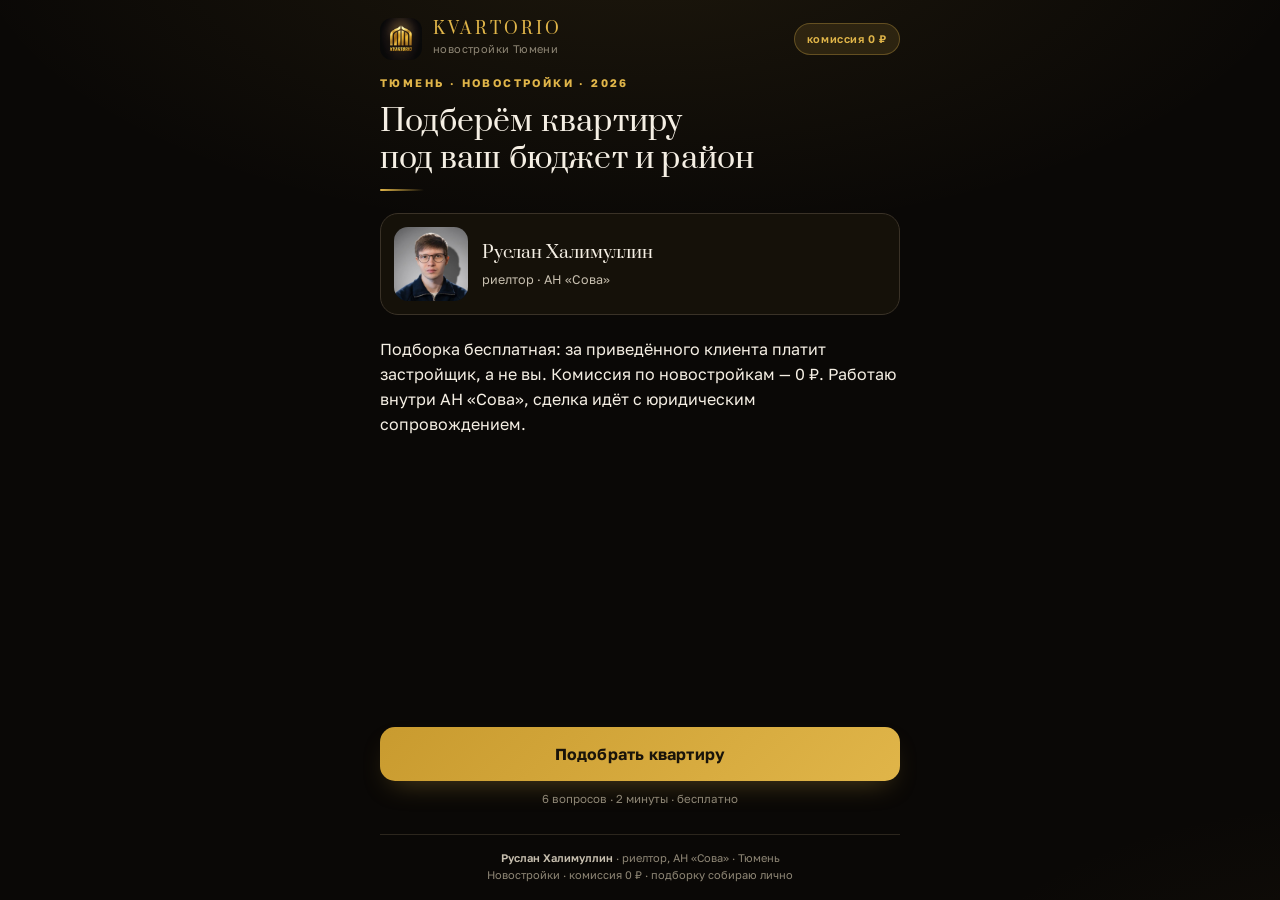
<file: index.html>
<!DOCTYPE html>
<html lang="ru">
<head>
<meta charset="UTF-8">
<meta name="viewport" content="width=device-width, initial-scale=1.0, viewport-fit=cover">
<title>Kvartorio — подборка квартир в новостройках Тюмени</title>
<meta name="description" content="Ответьте на 6 коротких вопросов — и получите персональную подборку квартир в новостройках Тюмени от риелтора Руслана Халимуллина. Бесплатно, комиссия 0 ₽.">
<meta name="theme-color" content="#0A0806">
<link rel="icon" href="logo_head.png">
<!-- Превью ссылки в Telegram/VK/WhatsApp.
     Абсолютный адрес подставлен автоматически скриптом _tools/build_publish.py -->
<meta property="og:type" content="website">
<meta property="og:url" content="https://kvartorio.github.io/kvartorio-quiz/">
<meta property="og:image:width" content="1080">
<meta property="og:image:height" content="1080">
<meta property="og:title" content="Подборка квартир в новостройках Тюмени за 2 минуты">
<meta property="og:description" content="6 вопросов → персональная подборка ЖК с ценами, сроками и честными минусами. Бесплатно, комиссия 0 ₽.">
<meta property="og:image" content="https://kvartorio.github.io/kvartorio-quiz/logo.png">
<link rel="stylesheet" href="fonts/fonts.css">
<style>
  :root{
    --bg:#0A0806;
    --card:#151109;
    --card2:#241F15;
    --line:#3A3227;
    --line-soft:#2C261D;
    --gold:#E0B549;
    --gold2:#C99B2F;
    --gold-deep:#8A6A2E;
    --gold-soft:rgba(224,181,73,.12);
    --text:#F5EFE4;
    --text-soft:#C7BFAF;
    --muted:#8F8776;
    --err:#E06C5A;
    --radius:18px;
    --serif:'Prata',Georgia,'Times New Roman',serif;
    --sans:'Golos Text','Segoe UI',-apple-system,BlinkMacSystemFont,Roboto,Arial,sans-serif;
  }
  *{margin:0;padding:0;box-sizing:border-box;-webkit-tap-highlight-color:transparent}
  html{height:100%}
  body{
    min-height:100%;
    background:
      radial-gradient(1100px 500px at 50% -8%, rgba(224,181,73,.09), transparent 62%),
      radial-gradient(800px 380px at 108% 112%, rgba(138,106,46,.07), transparent 55%),
      var(--bg);
    color:var(--text);
    font-family:var(--sans);
    font-size:16px;
    line-height:1.55;
    display:flex;justify-content:center;
    padding:18px 16px calc(16px + env(safe-area-inset-bottom));
  }
  .app{
    width:100%;max-width:520px;position:relative;
    display:flex;flex-direction:column;
    min-height:calc(100dvh - 34px - env(safe-area-inset-bottom));
  }
  main{flex:1;display:flex;flex-direction:column}

  /* ── шапка ── */
  .head{display:flex;align-items:center;justify-content:space-between;gap:12px;margin-bottom:14px}
  .brand{display:flex;align-items:center;gap:11px;min-width:0}
  .brand img{width:42px;height:42px;border-radius:12px;object-fit:cover;flex:none}
  .brand-name{font-family:var(--serif);font-weight:400;font-size:16px;letter-spacing:3px;text-transform:uppercase;color:var(--gold);line-height:1.1}
  .brand-tag{font-size:11px;color:var(--muted);letter-spacing:.4px;margin-top:2px}
  .pill{
    font-size:11px;font-weight:600;letter-spacing:.6px;
    color:var(--gold);background:var(--gold-soft);
    border:1px solid rgba(224,181,73,.3);
    padding:6px 12px;border-radius:99px;white-space:nowrap;flex:none;
  }

  /* ── полоса шага: назад + сегментный прогресс + счётчик ── */
  .bar{display:none;align-items:center;gap:12px;margin-bottom:22px;min-height:36px}
  .bar.on{display:flex}
  .back{
    width:36px;height:36px;flex:none;border-radius:50%;
    border:1px solid var(--line);background:var(--card);color:var(--text-soft);
    font-size:15px;line-height:1;cursor:pointer;display:flex;align-items:center;justify-content:center;
    transition:border-color .18s,color .18s,background .18s;font-family:var(--sans);
  }
  .back:hover{border-color:var(--gold2);color:var(--gold);background:var(--card2)}
  .back:focus-visible{outline:2px solid var(--gold);outline-offset:2px}
  .segs{display:flex;gap:6px;flex:1}
  .seg{height:4px;flex:1;border-radius:99px;background:var(--line-soft);transition:background .35s ease}
  .seg.done{background:var(--gold2)}
  .seg.on{background:var(--gold);box-shadow:0 0 0 1px rgba(224,181,73,.35)}
  .step{font-size:11.5px;font-weight:700;letter-spacing:1px;color:var(--muted);white-space:nowrap;flex:none}
  .step b{color:var(--gold)}

  /* ── экраны ── */
  .screen{display:none}
  .screen.active{display:flex;flex-direction:column;flex:1;animation:rise .42s cubic-bezier(.22,1,.36,1)}
  @media (prefers-reduced-motion: reduce){ .screen.active{animation:none} .seg{transition:none} }
  @keyframes rise{from{opacity:0;transform:translateY(14px)}to{opacity:1;transform:none}}

  .eyebrow{
    font-size:11px;font-weight:700;letter-spacing:2.4px;text-transform:uppercase;color:var(--gold);
    margin-bottom:12px;
  }
  h1{
    font-family:var(--serif);font-weight:400;font-size:30px;line-height:1.24;letter-spacing:.2px;
    margin-bottom:12px;color:var(--text);text-wrap:pretty;
  }
  .sub{color:var(--text-soft);font-size:15.5px;margin-bottom:22px;line-height:1.6}
  .gold-rule{width:44px;height:2px;background:linear-gradient(90deg,var(--gold),transparent);border:none;margin:0 0 22px;border-radius:2px}

  /* ── карточка эксперта ── */
  .expert{
    display:flex;gap:14px;align-items:center;
    border:1px solid var(--line);border-radius:var(--radius);
    padding:13px;margin-bottom:22px;background:var(--card);
  }
  .expert img{width:74px;height:74px;border-radius:14px;object-fit:cover;object-position:center 18%;flex:none}
  .expert-name{font-family:var(--serif);font-weight:400;font-size:17px;margin-bottom:4px}
  .expert-role{font-size:12.5px;color:var(--text-soft);line-height:1.45}

  /* ── ответы ── */
  .answers{display:flex;flex-direction:column;gap:9px;margin-top:6px}
  .answers.tiles{display:grid;grid-template-columns:1fr 1fr;gap:9px}
  .answer{
    display:flex;align-items:center;gap:12px;width:100%;text-align:left;position:relative;
    background:var(--card);border:1.5px solid var(--line);border-radius:15px;
    padding:15px 16px;color:var(--text);font-size:15.5px;font-weight:600;font-family:var(--sans);cursor:pointer;
    transition:border-color .18s,background .18s,box-shadow .18s,transform .12s;
    min-height:56px;
  }
  .answers.tiles .answer{
    min-height:78px;align-items:flex-start;flex-direction:column;justify-content:center;
    padding:14px 15px;gap:4px;
  }
  .answer:hover{border-color:var(--gold2);background:var(--card2)}
  .answer:focus-visible{outline:2px solid var(--gold);outline-offset:2px}
  .answer:active{transform:scale(.985)}
  .answer.selected{border-color:var(--gold);background:var(--gold-soft);box-shadow:0 0 0 3px rgba(224,181,73,.12)}
  .answer .letter{
    font-family:var(--serif);color:var(--gold);font-size:13px;
    width:26px;height:26px;flex:none;border-radius:50%;
    border:1px solid rgba(224,181,73,.35);
    display:flex;align-items:center;justify-content:center;
    transition:background .18s,color .18s;
  }
  .answer.selected .letter{background:var(--gold);color:#1A140A;border-color:var(--gold)}
  .pick-t{font-size:15.5px;font-weight:600;line-height:1.3}
  .pick-note{font-size:11.5px;font-weight:400;color:var(--muted);line-height:1.35}
  .answer .note{display:block;font-size:12.5px;font-weight:400;color:var(--muted);margin-top:3px}
  .answer .txt{min-width:0;flex:1}
  /* галочка выбранного */
  .check{
    position:absolute;top:12px;right:13px;
    width:20px;height:20px;border-radius:50%;background:var(--gold);
    display:none;align-items:center;justify-content:center;flex:none;
  }
  .check svg{width:11px;height:11px}
  .answer.selected .check{display:flex}
  .answers:not(.tiles) .answer.selected{padding-right:44px}

  /* ── кнопки ── */
  .btn{
    display:flex;align-items:center;justify-content:center;gap:9px;width:100%;
    border:none;border-radius:15px;padding:17px;
    background:linear-gradient(135deg,var(--gold2),var(--gold));
    color:#1A140A;font-size:16px;font-weight:700;font-family:var(--sans);cursor:pointer;
    letter-spacing:.2px;transition:transform .12s, filter .2s;
    box-shadow:0 12px 28px -12px rgba(224,181,73,.35);
  }
  .btn:hover{filter:brightness(1.07)}
  .btn:focus-visible{outline:2px solid var(--gold);outline-offset:3px}
  .btn:active{transform:scale(.98)}
  .btn:disabled{opacity:.75;cursor:default}
  .btn-note{font-size:11.5px;color:var(--muted);text-align:center;margin-top:10px;line-height:1.5}

  /* интро: кнопка прижата к низу, чтобы экран не выглядел пустым */
  .intro-cta{margin-top:auto;padding-top:26px}

  /* ── форма ── */
  /* ВАЖНО: здесь НЕЛЬЗЯ задавать display — иначе правило перебьёт .screen{display:none}
     и все созданные экраны вопросов будут видны одновременно. */
  .q-screen{min-height:0}
  .q-screen h1{font-family:var(--sans);font-weight:600;font-size:25px;line-height:1.3;letter-spacing:-.3px;margin-bottom:14px}
  label{display:block;font-size:11.5px;font-weight:600;letter-spacing:.8px;text-transform:uppercase;color:var(--muted);margin:14px 0 7px}
  input[type=text],input[type=tel]{
    width:100%;background:var(--card);border:1.5px solid var(--line);border-radius:12px;
    padding:14px 15px;color:var(--text);font-size:16px;outline:none;
    transition:border-color .18s,box-shadow .18s;font-family:var(--sans);font-weight:500;
  }
  input:focus{border-color:var(--gold);box-shadow:0 0 0 3px rgba(224,181,73,.10)}
  input::placeholder{color:#6B6455}
  .check-row{display:flex;align-items:flex-start;gap:10px;margin-top:16px;font-size:13.5px;color:var(--text-soft);cursor:pointer;line-height:1.5;text-transform:none;letter-spacing:0;font-weight:400}
  .check-row input{margin-top:2px;accent-color:var(--gold);width:18px;height:18px;flex:none}
  .check-row a{color:var(--gold);text-decoration:none;border-bottom:1px solid rgba(224,181,73,.45)}
  .check-row a:hover{border-bottom-color:var(--gold)}
  .consent-box{margin-top:16px;border:1px solid var(--line);border-radius:14px;padding:13px 14px;background:var(--card)}
  .consent-box .check-row{margin-top:0;font-size:13px;line-height:1.55}
  .consent-note{font-size:11.5px;color:var(--muted);margin-top:7px;padding-left:28px;line-height:1.5}
  .consent-note a{color:var(--muted);text-decoration:none;border-bottom:1px dotted rgba(143,135,118,.55)}
  .err{display:none;color:var(--err);font-size:13px;margin-top:10px}
  .err.on{display:block}
  .form-cta{margin-top:auto;padding-top:22px}
  .legal{margin-top:18px;padding-top:14px;border-top:1px solid var(--line-soft);font-size:11px;color:var(--muted);text-align:center;line-height:1.55}

  /* ── финал ── */
  .done-mark{
    width:64px;height:64px;border-radius:50%;
    background:var(--gold-soft);border:1.5px solid rgba(224,181,73,.4);
    display:flex;align-items:center;justify-content:center;margin-bottom:18px;
  }
  .done-mark svg{width:30px;height:30px}
  .steps{border:1px solid var(--line);border-radius:var(--radius);background:var(--card);padding:16px 18px;margin:18px 0 6px}
  .steps div{display:flex;gap:12px;font-size:14px;color:var(--text-soft);padding:7px 0}
  .steps b{color:var(--text)}
  .steps .n{font-family:var(--serif);color:var(--gold);flex:none;width:18px}
  .link-btn{
    display:flex;align-items:center;justify-content:center;gap:10px;text-decoration:none;
    border:1.5px solid var(--line);border-radius:15px;padding:15px;background:var(--card);
    color:var(--text);font-size:15px;font-weight:600;margin-top:11px;
    transition:border-color .18s,background .18s;
  }
  .link-btn:hover{border-color:var(--gold2);background:var(--card2)}
  .link-btn.gold{border-color:var(--gold);background:var(--gold-soft);color:var(--gold)}
  .fallback{display:none;margin-top:16px;border:1px solid rgba(224,181,73,.4);background:rgba(224,181,73,.06);border-radius:15px;padding:14px 16px;font-size:14px;color:var(--text-soft)}
  .fallback.on{display:block}
  .fallback a{color:var(--gold);font-weight:700}
  .fb-copy{margin-top:10px}
  .fb-copy-btn{background:none;border:0;padding:0;font:inherit;font-size:13px;color:var(--muted);text-decoration:underline;cursor:pointer}
  .fb-copy-btn:active{color:var(--gold)}
  /* Диагностика — только при ?debug=1, обычным посетителям не видна */
  .debug-box{display:none;margin-top:16px;border:1px dashed rgba(224,181,73,.45);border-radius:12px;padding:12px 14px;font-size:12px;color:var(--text-soft)}
  .debug-box.on{display:block}
  .dbg-title{font-weight:700;letter-spacing:.6px;text-transform:uppercase;font-size:10.5px;color:var(--gold);margin-bottom:8px}
  .dbg-row{display:flex;justify-content:space-between;gap:12px;padding:3px 0;border-bottom:1px solid rgba(255,255,255,.06);word-break:break-word}
  .dbg-row b{color:var(--text);font-weight:600;text-align:right;max-width:62%}
  .spinner{display:inline-block;width:15px;height:15px;border:2px solid rgba(26,20,10,.3);border-top-color:#1A140A;border-radius:50%;animation:spin .7s linear infinite}
  @keyframes spin{to{transform:rotate(360deg)}}

  /* ── подвал ── */
  .foot{
    margin-top:26px;padding-top:14px;border-top:1px solid var(--line-soft);
    font-size:11px;color:var(--muted);text-align:center;line-height:1.6;
  }
  .foot b{color:var(--text-soft);font-weight:600}

  @media (max-width:420px){
    h1{font-size:26px}
    .q-screen h1{font-size:22.5px}
    .brand img{width:38px;height:38px}
    .brand-name{font-size:15px;letter-spacing:2.4px}
  }
</style>
</head>
<body>
<div class="app">
  <div class="head">
    <div class="brand">
      <img src="logo.png" alt="Kvartorio">
      <div>
        <div class="brand-name">Kvartorio</div>
        <div class="brand-tag">новостройки Тюмени</div>
      </div>
    </div>
    <div class="pill">комиссия 0 ₽</div>
  </div>

  <div class="bar" id="bar">
    <button class="back" id="backBtn" onclick="goBack()" aria-label="Назад">&#8592;</button>
    <div class="segs" id="segs"></div>
    <div class="step" id="step"></div>
  </div>

  <main id="main">
    <!-- ЭКРАН 0: ИНТРО -->
    <div class="screen active" id="s-intro">
      <div class="eyebrow">Тюмень · новостройки · 2026</div>
      <h1>Подберём квартиру<br>под ваш бюджет и район</h1>
      <hr class="gold-rule">

      <div class="expert">
        <img src="ruslan.jpg" alt="Руслан Халимуллин">
        <div class="expert-info">
          <div class="expert-name">Руслан Халимуллин</div>
          <div class="expert-role">риелтор · АН «Сова»</div>
        </div>
      </div>

      <div class="why">
        Подборка бесплатная: за приведённого клиента платит застройщик, а не вы.
        Комиссия по новостройкам — 0 ₽. Работаю внутри АН «Сова», сделка идёт с юридическим сопровождением.
      </div>

      <div class="intro-cta">
        <button class="btn" onclick="startQuiz()">Подобрать квартиру</button>
        <div class="btn-note">6 вопросов · 2 минуты · бесплатно</div>
      </div>
    </div>

    <!-- КОНТАКТЫ -->
    <div class="screen" id="s-contact">
      <div class="q-screen">
        <div class="eyebrow">Последний шаг</div>
        <h1>Как с вами связаться?</h1>
        <label>Имя</label>
        <input type="text" id="f-name" placeholder="Как к вам обращаться" autocomplete="name">
        <label>Телефон</label>
        <input type="tel" id="f-phone" inputmode="tel" placeholder="+7 (___) ___-__-__" autocomplete="tel">
        <label>Или Telegram</label>
        <input type="text" id="f-tg" placeholder="@username" autocomplete="off">
        <!-- Приманка для ботов: поле скрыто от людей, автозаполнялки его заполняют.
             Если значение пришло — прокси молча принимает заявку, но никуда не шлёт. -->
        <input type="text" id="f-hp" name="f-hp" tabindex="-1" autocomplete="off" autocorrect="off"
               autocapitalize="off" spellcheck="false" aria-hidden="true"
               data-lpignore="true" data-1p-ignore data-form-type="other"
               style="position:absolute;left:-9999px;width:1px;height:1px;opacity:0">
        <div class="err" id="f-err">Укажите телефон или ник в Telegram — иначе я не смогу отправить подборку.</div>
        <label class="check-row"><input type="checkbox" id="f-pdf" checked> Подарок: PDF «3 ошибки при покупке новостройки»</label>
        <div class="consent-box">
          <label class="check-row"><input type="checkbox" id="f-consent"> <span>Я принимаю <a href="politika.html" target="_blank" rel="noopener">условия Политики конфиденциальности</a> и даю согласие на обработку персональных данных.</span></label>
          <div class="consent-note">Согласие можно отозвать в любой момент — письмом на <a href="mailto:kvartorio@ya.ru">kvartorio@ya.ru</a>.</div>
        </div>
        <div class="err" id="f-err-consent">Без согласия на обработку персональных данных заявку принять нельзя.</div>
        <div class="form-cta">
          <button class="btn" id="f-submit" onclick="submitLead()">Отправить заявку</button>
          <div class="btn-note">Никаких рассылок. Отвечаю лично, в течение дня.</div>
        </div>
      </div>
    </div>

    <!-- ГОТОВО -->
    <div class="screen" id="s-done">
      <div class="done-mark">
        <svg viewBox="0 0 24 24" fill="none"><path d="M4.5 12.5l5 5L19.5 7" stroke="#E0B549" stroke-width="2.6" stroke-linecap="round" stroke-linejoin="round"/></svg>
      </div>
      <h1 id="done-title">Заявка принята</h1>
      <div class="sub" style="margin-bottom:0" id="done-sub">Что происходит дальше:</div>
      <div class="steps">
        <div><span class="n">1</span><span><b>Я вручную</b> отбираю квартиры под ваши критерии из актуальной базы застройщиков.</span></div>
        <div><span class="n">2</span><span><b>В течение дня</b> присылаю подборку с ценами, сроками сдачи и честными минусами каждого варианта.</span></div>
        <div><span class="n">3</span><span>Если вариант понравится — <b>организую показ</b> и сопровождение сделки. Комиссия — 0 ₽.</span></div>
      </div>
      <a class="link-btn gold" id="pdf-btn" href="#" target="_blank" style="display:none">Скачать PDF «3 ошибки при покупке»</a>
      <a class="link-btn" id="tg-btn" href="#" target="_blank" style="display:none">Telegram-канал Kvartorio</a>
      <div class="fallback" id="fallback"></div>
      <div class="debug-box" id="debug-box"></div>
    </div>
  </main>

  <div class="foot">
    <b>Руслан Халимуллин</b> · риелтор, АН «Сова» · Тюмень<br>
    Новостройки · комиссия 0 ₽ · подборку собираю лично
  </div>
</div>

<script>
/* ═══════════ КОНФИГ ═══════════
 * WORKER_URLS — адреса прокси, которые отправляют заявки в Telegram. Токен бота
 *   лежит в секретах прокси и в браузер не попадает. Если список пуст, заявка
 *   уйдёт только кнопкой-страховкой в Telegram.
 * PDF_URL / TG_CHANNEL / TG_DIRECT — впишите, когда готовы.
 * ═══════════════════════════════ */
const CONFIG = {
  /* Адреса прокси, куда уходит заявка. Клиент проверяет все сразу при открытии
     страницы и на отправке берёт самый быстрый живой. Порядок в списке ни на что
     не влияет — можно смело держать здесь и рабочий адрес, и запасные.
     Адреса, которые ещё не развёрнуты, не мешают: проверка считает живым только
     ответ 405/204/200 (PROBE_OK_STATUS), а неразвёрнутый проект отвечает 404.

     Как это устроено сейчас (21.09.2026). Замеры с телефона Руслана показали,
     что видно из его сети, а что нет:
       ДОСТУПНЫ: Netlify (271 мс), Deno Deploy (694 мс), Vercel (734 мс),
                 Яндекс Облако (211 мс), GitHub (265 мс)
       НЕДОСТУПНЫ: api.telegram.org, Cloudflare Workers и Pages, Google Apps Script
     Поэтому рабочий путь — Netlify: одно плечо, телефон → прокси → Telegram.
     Проверено 21.09.2026 на живом адресе: заявка уходит за ~1,2 с.

     Почему Cloudflare убран из списка. Это был первый вариант, технически
     рабочий, но `*.workers.dev` из России не виден вообще (соединение висит до
     таймаута), и токен того воркера отозван. Держать его в списке — риск:
     на сети с обходом он мог выиграть гонку «самый быстрый» и вернуть ошибку.
     Заявку терять нельзя, поэтому мёртвых адресов здесь быть не должно.

     Deno Deploy поставим второй площадкой, когда будет готов аккаунт, —
     тогда здесь появится второй адрес. Клиент сам выбирает самый быстрый живой. */
  WORKER_URLS: [
    "https://kvartorio-lead-proxy.netlify.app/api/submit"
  ],
  TG_BOT_USERNAME: "kvartorio_bot",
  PDF_URL: "https://kvartorio.github.io/kvartorio-quiz/3-oshibki-pri-pokupke-novostroyki.pdf",
  TG_CHANNEL: "",
  TG_DIRECT: ""
};

/* layout: "list" — строки с буквами, "tiles" — плитки 2 в ряд */
const QUESTIONS = [
  { key:"q1", title:"Для чего вам квартира?", layout:"list", answers:[
    {t:"Для жизни", note:"собственное жильё"},
    {t:"Для семьи", note:"важны школы, детсады, дворы"},
    {t:"Как инвестиция", note:"под сдачу или перепродажу"},
    {t:"Пока изучаю варианты", note:"выбираю, спешить некуда"} ]},
  { key:"q2", title:"Какой бюджет?", layout:"tiles", answers:[
    {t:"До 5,5 млн ₽"},
    {t:"5,5–8 млн ₽"},
    {t:"8–11 млн ₽"},
    {t:"От 11 млн ₽"} ]},
  { key:"q3", title:"Сколько комнат нужно?", layout:"tiles", answers:[
    {t:"Студия"},
    {t:"Одна комната"},
    {t:"Две"},
    {t:"Три и больше"},
    {t:"Посоветуйте", note:"подберём формат под бюджет"} ]},
  { key:"district", title:"В каком районе Тюмени хотите купить?", layout:"list", answers:[
    {t:"Центр / КПД / Район ВУЗов"},
    {t:"Зарека"},
    {t:"Тюменская Слобода / Червишевский тракт / Комарово"},
    {t:"Плеханово / Московский тракт"},
    {t:"Дом Обороны / ДОК"},
    {t:"Восточный"},
    {t:"Пригород"},
    {t:"Не определился / Рассмотрю все варианты"} ]},
  { key:"q4", title:"Что важнее всего?", layout:"tiles", answers:[
    {t:"Инфраструктура", note:"школы, детсады, поликлиники"},
    {t:"Транспорт и парковка", note:"дорога до центра, место для машины"},
    {t:"Тишина и зелень", note:"дальше от трасс, ближе к паркам"},
    {t:"Максимальная выгода", note:"лучшая цена за метр"} ]},
  { key:"q5", title:"Когда планируете покупку?", layout:"tiles", answers:[
    {t:"В течение 1–2 месяцев"},
    {t:"Через 3–6 месяцев"},
    {t:"Через полгода и позже"},
    {t:"Пока просто смотрю"} ]}
];

const LETTERS = ["А","Б","В","Г","Д","Е","Ж","З"];
/* t0 — момент старта квиза. Уходит на прокси как elapsed: если заявка пришла
   быстрее, чем человек физически проходит 6 вопросов, это бот. */
const state = { answers:{}, screen:"intro", utm:{}, t0:0 };

/* Диагностический режим. Открыть страницу с ?debug=1 — на экране «Заявка принята»
   появится панель: что именно ответил прокси, за сколько секунд, с какими полями
   ушёл запрос. Нужен, чтобы с телефона можно было увидеть причину сбоя, а не гадать.
   В обычном режиме не влияет ни на что. */
const DEBUG = new URLSearchParams(location.search).get("debug") === "1";
(function(){
  const p = new URLSearchParams(location.search);
  ["utm_source","utm_medium","utm_campaign","utm_content","ref"].forEach(k=>{
    const v = p.get(k); if(v) state.utm[k] = v;
  });
})();

const app   = document.querySelector(".app");
const bar   = document.getElementById("bar");
const segs  = document.getElementById("segs");
const step  = document.getElementById("step");
const main  = document.getElementById("main");

/* сегменты прогресса — создаются один раз */
QUESTIONS.forEach(()=>{ const d = document.createElement("div"); d.className = "seg"; segs.appendChild(d); });
const segEls = segs.querySelectorAll(".seg");

function setProgress(idx){
  /* idx: -1 = до старта, 0..N-1 = вопрос, N = контакты/финал */
  segEls.forEach((el,i)=>{
    el.className = "seg" + (i < idx ? " done" : i === idx ? " on" : "");
  });
  if(idx >= QUESTIONS.length){
    step.innerHTML = "ФИНАЛ";
  } else {
    step.innerHTML = "<b>" + (idx + 1) + "</b>/" + QUESTIONS.length;
  }
}

function show(id){
  document.querySelectorAll(".screen").forEach(s=>s.classList.remove("active"));
  const el = document.getElementById(id);
  el.style.animation = "none"; void el.offsetWidth; el.style.animation = "";
  el.classList.add("active");
  /* на финальном экране возвращаться некуда — прячем кнопку «назад» */
  document.getElementById("backBtn").style.visibility = (id === "s-done") ? "hidden" : "visible";
  window.scrollTo(0,0);
}

function startQuiz(){
  state.t0 = Date.now();
  bar.classList.add("on");
  renderQuestion(0);
}

/* ── «Назад»: с 1-го вопроса → на интро, с любого вопроса → на предыдущий,
      с контактов → на последний вопрос. ── */
function goBack(){
  if(state.screen === "contact"){ renderQuestion(QUESTIONS.length-1); return; }
  if(typeof state.screen === "number"){
    if(state.screen > 0) renderQuestion(state.screen-1);
    else showIntro();
  }
}
function showIntro(){
  state.screen = "intro";
  bar.classList.remove("on");
  show("s-intro");
}

function renderQuestion(i){
  state.screen = i;
  let s = document.getElementById("s-q"+i);
  if(!s){
    s = document.createElement("div");
    s.className = "screen q-screen"; s.id = "s-q"+i;
    const q = QUESTIONS[i];
    const tiles = q.layout === "tiles";
    const rows = q.answers.map((a,ai)=>{
      const sel = state.answers[q.key]===a.t ? " selected" : "";
      const check = '<span class="check"><svg viewBox="0 0 24 24" fill="none"><path d="M4.5 12.5l5 5L19.5 7" stroke="#1A140A" stroke-width="3.4" stroke-linecap="round" stroke-linejoin="round"/></svg></span>';
      if(tiles){
        return '<button class="answer'+sel+'" data-i="'+ai+'" onclick="pick('+i+','+ai+',this)">' +
               '<span class="pick-t">'+a.t+'</span>' +
               (a.note ? '<span class="pick-note">'+a.note+'</span>' : '') + check + '</button>';
      }
      const note = a.note ? '<span class="note">'+a.note+'</span>' : '';
      return '<button class="answer'+sel+'" data-i="'+ai+'" onclick="pick('+i+','+ai+',this)">' +
             '<span class="letter">'+LETTERS[ai]+'</span><span class="txt">'+a.t+note+'</span>' + check + '</button>';
    }).join("");
    s.innerHTML =
      '<div class="eyebrow">Вопрос '+(i+1)+' из '+QUESTIONS.length+'</div>' +
      '<h1>'+q.title+'</h1>' +
      '<div class="answers'+(tiles?" tiles":"")+'">'+rows+'</div>';
    main.insertBefore(s, document.getElementById("s-contact"));
  }
  if(state.answers[QUESTIONS[i].key]){
    const idx = QUESTIONS[i].answers.findIndex(a=>a.t===state.answers[QUESTIONS[i].key]);
    s.querySelectorAll(".answer").forEach((b,bi)=>b.classList.toggle("selected", bi===idx));
  }
  setProgress(i);
  show("s-q"+i);
}

function pick(qi, ai, btn){
  document.querySelectorAll("#s-q"+qi+" .answer").forEach(b=>b.classList.remove("selected"));
  btn.classList.add("selected");
  state.answers[QUESTIONS[qi].key] = QUESTIONS[qi].answers[ai].t;
  setTimeout(()=>{
    if(qi+1 < QUESTIONS.length) renderQuestion(qi+1);
    else { state.screen = "contact"; setProgress(QUESTIONS.length); show("s-contact"); }
  }, 280);
}

/* ── маска телефона: +7 (999) 123-45-67 ── */
function maskPhone(el){
  let d = el.value.replace(/\D/g,"");
  if(!d){ el.value = ""; return; }
  if(d[0] === "8") d = "7" + d.slice(1);
  if(d[0] !== "7") d = "7" + d;
  d = d.slice(0,11);
  let out = "+7";
  if(d.length > 1) out += " (" + d.slice(1,4);
  if(d.length >= 5) out += ") " + d.slice(4,7);
  if(d.length >= 8) out += "-" + d.slice(7,9);
  if(d.length >= 10) out += "-" + d.slice(9,11);
  el.value = out;
}

function validateContact(){
  const phone = document.getElementById("f-phone").value.trim();
  const tg = document.getElementById("f-tg").value.trim();
  const err = document.getElementById("f-err");
  const consent = document.getElementById("f-consent");
  const errConsent = document.getElementById("f-err-consent");
  const phoneOk = phone.replace(/\D/g,"").length >= 11;
  const tgOk = tg.replace(/[^A-Za-z0-9_@]/g,"").length >= 4;
  let ok = true;
  if(!phoneOk && !tgOk){ err.classList.add("on"); ok = false; } else err.classList.remove("on");
  if(!consent.checked){ errConsent.classList.add("on"); ok = false; } else errConsent.classList.remove("on");
  if(!ok){
    const first = document.querySelector(".err.on");
    if(first) first.scrollIntoView({block:"center", behavior:"smooth"});
    return null;
  }
  return {
    name: document.getElementById("f-name").value.trim(),
    phone: phone, tg: tg,
    pdf: document.getElementById("f-pdf").checked
  };
}

/* Текст заявки — только для кнопки-страховки: она открывает Telegram с готовым
   сообщением. Боевую заявку текст собирает прокси, а не браузер: так со стороны
   клиента нельзя подделать структуру или дописать «согласие получено». */
function leadText(c){
  const utmStr = Object.keys(state.utm).map(k=>k+"="+state.utm[k]).join(", ") || "прямая ссылка";
  return "НОВАЯ ЗАЯВКА С КВИЗА\n" +
    "Имя: " + (c.name || "—") + "\n" +
    "Тел: " + (c.phone || "—") + "\n" +
    "TG: " + (c.tg || "—") + "\n" +
    "Цель: " + state.answers.q1 + "\n" +
    "Бюджет: " + state.answers.q2 + "\n" +
    "Комнаты: " + state.answers.q3 + "\n" +
    "Район: " + state.answers.district + "\n" +
    "Важно: " + state.answers.q4 + "\n" +
    "Срок: " + state.answers.q5 + "\n" +
    "PDF: " + (c.pdf ? "да" : "нет") + "\n" +
    "Согласие на ПДн: да\n" +
    "Источник: " + utmStr;
}

/* Заявка для прокси: структура, а не готовый текст. */
function leadPayload(c){
  const p = {
    name: c.name,
    phone: c.phone,
    tg: c.tg,
    answers: {
      q1: state.answers.q1, q2: state.answers.q2, q3: state.answers.q3,
      district: state.answers.district, q4: state.answers.q4, q5: state.answers.q5
    },
    pdf: c.pdf,
    consent: true,
    utm: Object.keys(state.utm).map(k=>k+"="+state.utm[k]).join(", "),
    hp: (document.getElementById("f-hp") || {}).value || ""
  };
  /* elapsed отправляем только если время старта известно. Ноль прокси считает
     признаком бота, поэтому лучше не отправлять поле вовсе, чем отправить ноль. */
  if(state.t0) p.elapsed = Date.now() - state.t0;
  if(DEBUG) p.dbg = true;
  return p;
}

/* Отправка заявки через прокси. Токен бота живёт в секретах прокси и в браузер
   не попадает.

   ПРО ПОРЯДОК ПРОВЕРОК (20.09.2026). Доступность прокси проверяется ЗАРАНЕЕ,
   при открытии страницы, в фоне. К моменту нажатия «Отправить» ответ уже есть,
   поэтому человек не ждёт ничего лишнего. Причина: в России недоступны и
   Cloudflare (диапазоны режут по DPI), и сам api.telegram.org — то есть обычный
   путь «браузер → прокси → Telegram» с российских сетей не работает вообще.
   Проверка при загрузке позволяет не заставлять человека ждать впустую.

   Таймаут самой отправки — 20 с, и попытка одна: прокси сам делает попытки
   достучаться до Telegram (до ~13 с), поэтому короткий таймаут клиента обрывал
   запрос раньше, чем прокси заканчивал работу, — получались и ложные
   «не отправилось», и дубли заявок. 20 с больше 13 с с запасом, но не настолько,
   чтобы человек ждал впустую: если прокси жив, ответ приходит за секунду.

   Возвращаем не true/false, а подробный результат: на телефоне по нему видно,
   что именно отвалилось — сеть, прокси или Telegram. */
async function sendLead(payload){
  const res = { ok:false, status:0, body:"", ms:0, err:"", url:"", urls:[], probeResults:[] };

  const urls = (CONFIG.WORKER_URLS || []).filter(u => /^https?:\/\//.test(u));
  res.urls = urls;
  if(!urls.length){ res.err = "не задан ни один адрес прокси"; return res; }

  /* Берём результат фоновой проверки, если он есть и не протух. Иначе проверяем
     сейчас: все адреса ОДНОВРЕМЕННО, ждём первый ответивший. Последовательно
     нельзя — в России Cloudflare не отвечает вообще, и человек ждал бы впустую
     все 4 секунды его таймаута. Без Promise.any: на телефонах постарше его может
     не быть, а падение здесь сломало бы всю отправку. */
  /* Кэш годится, только если список адресов тот же: если конфиг поменяли,
     проверять надо заново, иначе результат относился бы к другим адресам. */
  const cached = (relayProbe && Date.now() - relayProbe.at < PROBE_TTL_MS
                  && relayProbe.urls.join("|") === urls.join("|")) ? relayProbe : null;
  let probeResults, probeUrls;
  if(cached){
    probeUrls = cached.urls; probeResults = cached.results;
  }else{
    probeUrls = urls;
    const probes = urls.map(u => probeOne(u, 4000));
    probeResults = probes.map(() => null);
    await new Promise(resolve => {
      let left = urls.length, settled = false;
      const finish = () => { if(!settled){ settled = true; resolve(); } };
      probes.forEach((p, i) => {
        p.then(r => {
          probeResults[i] = r;
          if(!settled && r.ok) finish();
          else if(--left === 0) finish();
        });
      });
    });
    relayProbe = { at: Date.now(), urls: urls, results: probeResults };
  }
  res.urls = probeUrls;
  res.probeResults = probeResults;

  /* Берём САМЫЙ БЫСТРЫЙ живой прокси, а не первый по списку: в России живым
     окажется только узел внутри страны, за границей — Cloudflare, и гадать,
     какой из них сейчас ближе, не нужно. */
  let idx = -1, best = Infinity;
  probeResults.forEach((r, i) => { if(r && r.ok && r.ms < best){ best = r.ms; idx = i; } });
  if(idx < 0){ res.err = "ни один прокси не доступен из этой сети"; return res; }
  const target = probeUrls[idx];

  res.url = target;
  const t0 = Date.now();
  const ctl = new AbortController();
  const timer = setTimeout(()=>ctl.abort(), 20000);
  try{
    const r = await fetch(target, {
      method:"POST", headers:{"Content-Type":"application/json"},
      body: JSON.stringify(payload),
      signal: ctl.signal
    });
    clearTimeout(timer);
    res.status = r.status;
    res.body = (await r.text()).slice(0, 400);
    try{ res.ok = !!(JSON.parse(res.body) || {}).ok; }catch(e){}
  }catch(e){
    clearTimeout(timer);
    res.err = (e && e.name === "AbortError")
      ? "таймаут 20 с — прокси не ответил"
      : ((e && e.message) || String(e));
  }
  res.ms = Date.now() - t0;
  if(!res.ok) console.warn("lead: не ушла —", res.status, res.err, res.body);
  return res;
}

/* Результат последней проверки доступности прокси. Живёт до перезагрузки
   страницы; PROBE_TTL_MS — сколько ему можно доверять. */
let relayProbe = null;
const PROBE_TTL_MS = 10 * 60 * 1000;

/* Проверка, дотягивается ли эта сеть до прокси. Наш прокси на GET отвечает 405
   (method_not_allowed), на OPTIONS — 204. Это и есть признак «это наш прокси, а
   не заглушка провайдера и не чужая страница».
   Таймаут обязателен: при DPI-блокировке соединение не отвергается, а просто
   висит, и без таймаута проверка никогда не закончится.

   Почему нельзя считать живым любой ответ. Если адрес ещё не развёрнут или
   написан с ошибкой, сервер отвечает 404 — и это быстрый ответ. Без проверки
   статуса такой адрес выиграл бы гонку «самый быстрый живой» и заявка ушла бы
   в никуда. Отсюда белый список. Плюс страховка от блокировки: заглушка
   провайдера отдаёт 200 с чужой страницей, и её тоже не надо принимать за прокси. */
const PROBE_OK_STATUS = [200, 204, 405];

async function probeOne(url, timeoutMs){
  const t0 = Date.now();
  const ctl = new AbortController();
  const timer = setTimeout(()=>ctl.abort(), timeoutMs);
  try{
    const r = await fetch(url, { method:"GET", signal: ctl.signal });
    clearTimeout(timer);
    const good = PROBE_OK_STATUS.indexOf(r.status) !== -1;
    return { ok: good, status: r.status, ms: Date.now()-t0,
             err: good ? "" : "ответ " + r.status + " — это не наш прокси" };
  }catch(e){
    clearTimeout(timer);
    return { ok:false, status:0, ms: Date.now()-t0,
             err: (e && e.name === "AbortError") ? "таймаут " + (timeoutMs/1000) + " с" : ((e && e.message) || String(e)) };
  }
}

/* Фоновая проверка всех адресов сразу при открытии страницы. Нужна, чтобы
   к моменту нажатия «Отправить» уже знать, работает ли прокси из этой сети:
   человек проходит квиз две минуты, проверка давно готова. */
function probeAllInBackground(){
  const urls = (CONFIG.WORKER_URLS || []).filter(u => /^https?:\/\//.test(u));
  if(!urls.length) return;
  Promise.all(urls.map(u => probeOne(u, 4000).catch(() => null)))
    .then(results => { relayProbe = { at: Date.now(), urls: urls, results: results }; });
}

/* Панель диагностики. Видна только при ?debug=1. */
async function showDebug(res, payload){
  if(!DEBUG) return;
  const box = document.getElementById("debug-box");
  if(!box) return;

  const probeText = (res.urls || []).map((u, i) => {
    const p = (res.probeResults || [])[i];
    return u + (p ? (p.ok ? " — доступен за " + p.ms + " мс" : " — НЕДОСТУПЕН (" + p.err + ")")
                  : " — нет данных");
  }).join("\n");

  const conn = navigator.connection || {};
  const lines = [
    ["Проверка связи", probeText || "— не проверялось —"],
    ["Куда ушло", res.url || "— никуда —"],
    ["HTTP-ответ", res.status ? String(res.status) : "нет ответа"],
    ["Время отправки", res.ms + " мс"],
    ["Тело ответа", res.body || "— пусто —"],
    ["Ошибка сети", res.err || "—"],
    ["Интернет", navigator.onLine ? "есть" : "нет"],
    ["Тип сети", conn.effectiveType || "неизвестно"],
    ["Отправлено hp", JSON.stringify(payload.hp)],
    ["Отправлено elapsed", payload.elapsed === undefined ? "— не отправлялось" : payload.elapsed + " мс"],
    ["Браузер", navigator.userAgent.slice(0, 90)]
  ];
  box.innerHTML = '<div class="dbg-title">Диагностика (debug=1)</div>' +
    lines.map(l=>'<div class="dbg-row"><span>' + l[0] + '</span><b>' +
      String(l[1]).replace(/[<>&]/g, c=>({"<":"&lt;",">":"&gt;","&":"&amp;"}[c])) +
      '</b></div>').join('');
  box.classList.add("on");
}

async function submitLead(){
  const c = validateContact(); if(!c) return;
  const btn = document.getElementById("f-submit");
  btn.innerHTML = '<span class="spinner"></span>Отправляю…'; btn.disabled = true;

  /* Если сеть медленная, человек не должен думать, что кнопка зависла. */
  const slow = setTimeout(function(){
    if(btn.disabled) btn.innerHTML = '<span class="spinner"></span>Ещё отправляю, сеть медленная…';
  }, 7000);

  const msg = leadText(c);
  const payload = leadPayload(c);
  const res = await sendLead(payload);
  clearTimeout(slow);

  state.screen = "done";
  setProgress(QUESTIONS.length + 1);
  show("s-done");
  const pdfBtn = document.getElementById("pdf-btn"), tgBtn = document.getElementById("tg-btn");
  if(CONFIG.PDF_URL){ pdfBtn.href = CONFIG.PDF_URL; pdfBtn.style.display = "flex"; }
  if(CONFIG.TG_CHANNEL){ tgBtn.href = CONFIG.TG_CHANNEL; tgBtn.style.display = "flex"; }

  /* Экран не должен врать: «Заявка принята» пишем только если прокси
     подтвердил отправку. Иначе заголовок честно говорит, что шаг ещё не сделан. */
  const title = document.getElementById("done-title");
  const sub = document.getElementById("done-sub");

  if(!res.ok){
    if(title) title.textContent = "Остался последний шаг";
    if(sub) sub.textContent = "Подтвердите заявку — это одно нажатие:";

    /* Почему так. С российских сетей обычный путь «браузер → прокси → Telegram»
       не работает вообще: диапазоны Cloudflare режут по DPI, а сам
       api.telegram.org недоступен из РФ даже с серверов внутри страны.
       Единственный канал, который проходит всегда, — открыть Telegram
       и отправить готовое сообщение. Заявка не теряется. */
    const fb = document.getElementById("fallback");
    fb.classList.add("on");
    const deep = "https://t.me/" + CONFIG.TG_BOT_USERNAME + "?text=" + encodeURIComponent(msg);
    fb.innerHTML =
      "<b>Нажмите кнопку — откроется Telegram с уже готовым сообщением.</b> " +
      "Останется нажать «Отправить». Печатать ничего не нужно.<br><br>" +
      '<a class="link-btn gold" style="margin-top:0" href="' + deep + '" target="_blank" rel="noopener">Открыть Telegram и отправить</a>' +
      '<div class="fb-copy"><button type="button" class="fb-copy-btn" id="fb-copy">Скопировать текст заявки</button></div>' +
      (DEBUG ? "<br>Причина: " + (res.err || ("HTTP " + res.status + " " + res.body)) : "");

    const cp = document.getElementById("fb-copy");
    if(cp) cp.onclick = function(){
      const done = function(){ cp.textContent = "Текст скопирован — вставьте его в любой мессенджер"; };
      if(navigator.clipboard && navigator.clipboard.writeText){
        navigator.clipboard.writeText(msg).then(done, function(){ copyViaTextarea(msg); done(); });
      }else{ copyViaTextarea(msg); done(); }
    };
  }
  await showDebug(res, payload);
}

/* Запасной способ копирования: navigator.clipboard есть не везде и требует
   защищённого контекста. Старый трюк с textarea работает на любом телефоне. */
function copyViaTextarea(text){
  try{
    const ta = document.createElement("textarea");
    ta.value = text;
    ta.setAttribute("readonly", "");
    ta.style.position = "fixed";
    ta.style.left = "-9999px";
    document.body.appendChild(ta);
    ta.select();
    ta.setSelectionRange(0, text.length);
    document.execCommand("copy");
    document.body.removeChild(ta);
  }catch(e){ /* копирование не удалось — человек отправит через Telegram */ }
}

/* ── клавиатура: 1..9 — выбрать ответ, Backspace — назад ── */
document.addEventListener("keydown", e=>{
  if(e.target.matches("input")) return;
  if(e.key === "Backspace"){ e.preventDefault(); goBack(); return; }
  const n = parseInt(e.key, 10);
  if(n >= 1 && n <= 9 && typeof state.screen === "number"){
    const btn = document.querySelectorAll("#s-q" + state.screen + " .answer")[n-1];
    if(btn) btn.click();
  }
});

/* ── маска телефона ── */
document.getElementById("f-phone").addEventListener("input", function(){ maskPhone(this); });

/* ═══════════ РЕЖИМ ПРОВЕРКИ СВЯЗИ: ?check=1 ═══════════
   Зачем. С рабочего компьютера, где включён обход DPI, всё выглядит рабочим, а с
   телефона часть адресов молча висит. Изнутри это не увидеть — нужен взгляд со
   стороны, то есть с телефона на обычной сети. Откройте адрес квиза с `?check=1`
   БЕЗ обходов и VPN и пришлите скриншот: по нему видно, какая площадка годится
   для прокси в России.

   Почему запросы идут с mode:"no-cors". Чужой ответ читать не нужно — важно
   только, ответили или нет. Обычный fetch тут не годится: без заголовков CORS он
   падает с «Failed to fetch» даже когда сеть в полном порядке, и «недоступен»
   получилось бы у всех подряд. С no-cors промис отклоняется только при настоящей
   сетевой неудаче: DNS, отказ в соединении или таймаут. Ответ 404 или 403 —
   это всё равно «доступен»: важен факт связи, а не страница. */
const CHECK = new URLSearchParams(location.search).get("check") === "1";

/* Что проверяем. ПЕРВАЯ строка — контроль: если недоступен даже Google, значит
   интернета в этот момент нет, и весь красный список ничего не значит.
   Дальше по строке на площадку, где можно бесплатно держать прокси.
   Проверяем РАНТАЙМ-домены, а не сайты-витрины: у одной площадки они разные.
   Отметки «проверено 20.09» — результат замеров с телефона Руслана. */
const CHECK_URLS = [
  "https://www.google.com/generate_204",                 // контроль: есть ли вообще интернет
  "https://kvartorio-lead-proxy.netlify.app/api/submit", // НАШ ПРОКСИ. Главная строка: красная — заявки не уйдут
  "https://kvartorio-lead-proxy.netlify.app/",           // сам сайт прокси
  "https://www.netlify.com/",                            // площадка Netlify (витрина, а не наш адрес)
  "https://app.netlify.com/",                            // панель Netlify
  "https://www.cloudflare.com/",                         // Cloudflare на своём домене — доступен, значит блок идёт по имени, а не по адресам
  "https://kvartorio-lead-proxy.kvartorio.workers.dev/", // прежний воркер на Cloudflare — НЕДОСТУПЕН с телефона
  "https://pages.dev/",                                  // Cloudflare Pages — тоже недоступен
  "https://fresh.deno.dev/",                             // Deno Deploy — РАНТАЙМ-домен *.deno.dev (это не то же, что deno.com!)
  "https://dash.deno.com/",                              // Deno Deploy — панель
  "https://functions.yandexcloud.net/",                  // Яндекс Облако
  "https://api.github.com/",                             // GitHub API (и сам квиз живёт на GitHub Pages)
  "https://supabase.com/",                               // Supabase
  "https://app.koyeb.com/",                              // Koyeb
  "https://api.telegram.org/"                            // сам Telegram API — НЕДОСТУПЕН с телефона
];

/* Номер строки-контроля в списке выше. По нему понимаем, был ли вообще интернет. */
const CHECK_CONTROL_INDEX = 0;

async function checkOne(url, timeoutMs){
  const t0 = Date.now();
  const ctl = new AbortController();
  const timer = setTimeout(() => ctl.abort(), timeoutMs);
  try{
    await fetch(url, { mode:"no-cors", signal: ctl.signal, cache:"no-store" });
    clearTimeout(timer);
    return { ok:true, ms: Date.now() - t0 };
  }catch(e){
    clearTimeout(timer);
    return { ok:false, ms: Date.now() - t0,
             err: (e && e.name === "AbortError")
                  ? "висит, ответа нет за " + (timeoutMs / 1000) + " с"
                  : ((e && e.message) || "нет связи") };
  }
}

async function runCheck(){
  document.querySelectorAll(".screen").forEach(s => s.classList.remove("active"));
  const bar = document.getElementById("bar");
  if(bar) bar.classList.remove("on");
  document.getElementById("backBtn").style.visibility = "hidden";

  const s = document.createElement("div");
  s.className = "screen active";
  s.id = "s-check";
  s.innerHTML =
    '<div class="q-screen">' +
      '<div class="eyebrow">Проверка связи</div>' +
      '<h1>Что доступно из этой сети</h1>' +
      '<div class="sub">Откройте эту страницу с телефона, без обходов и VPN, ' +
        'и пришлите скриншот — по нему будет видно, какой адрес годится для заявок.</div>' +
      '<div id="check-out" class="debug-box on" style="margin-top:18px">Проверяю…</div>' +
      '<button class="btn" id="check-again" type="button" style="margin-top:16px">Проверить ещё раз</button>' +
    '</div>';
  document.getElementById("main").appendChild(s);

  const out = document.getElementById("check-out");
  const conn = navigator.connection || {};

  const row = (name, value) =>
    '<div class="dbg-row"><span>' + name + '</span><b>' + value + '</b></div>';

  async function run(){
    out.innerHTML = "Проверяю…";
    const results = await Promise.all(CHECK_URLS.map(u => checkOne(u, 4000)));

    const head = [
      row("Тип сети", conn.effectiveType || "—"),
      row("Интернет", navigator.onLine ? "есть" : "нет"),
      row("Экономия трафика", conn.saveData ? "включена" : "выключена")
    ].join("");

    const list = CHECK_URLS.map((u, i) => {
      const r = results[i];
      const verdict = r.ok
        ? '<b style="color:#7FD18A">доступен за ' + r.ms + ' мс</b>'
        : '<b style="color:#E08A73">' + r.err + '</b>';
      return '<div class="dbg-row"><span>' + u.replace(/^https?:\/\//, "").replace(/\/$/, "") +
             '</span>' + verdict + '</div>';
    }).join("");

    /* Если не открылся даже контроль (Google) — интернета в этот момент нет.
       Без этой подсказки весь красный список легко принять за блокировку, хотя
       сеть просто не работала. Ровно так и вышло 20.09.2026: на мобильном
       интернете покраснело всё, включая Google, — а это значит «нет связи»,
       а не «всё заблокировано». */
    const noNet = !(results[CHECK_CONTROL_INDEX] && results[CHECK_CONTROL_INDEX].ok);
    const hint = noNet
      ? '<div class="dbg-row" style="display:block;margin-top:12px">' +
        '<b style="color:#E08A73">Похоже, интернета сейчас нет: не открылся даже Google. ' +
        'Включите передачу данных, подождите пару секунд и нажмите «Проверить ещё раз». ' +
        'Пока контроль красный, этот список ничего не значит.</b></div>'
      : '';

    out.innerHTML =
      '<div class="dbg-title">Сеть</div>' + head +
      '<div class="dbg-title" style="margin-top:14px">Адреса</div>' + list + hint;
  }

  document.getElementById("check-again").addEventListener("click", run);
  await run();
}

/* ── ТОЧКА ВХОДА ──
   Прокси проверяем сразу при открытии: человек проходит квиз две минуты, за это
   время результат готов, и на отправке ждать нечего. Если проверка не успела или
   результат протух — sendLead() проверит ещё раз сам.
   Стоит ПОСЛЕ объявлений: const CHECK ниже по файлу попал бы в мёртвую зону. */
if(CHECK) runCheck(); else probeAllInBackground();
</script>
</body>
</html>
</file>
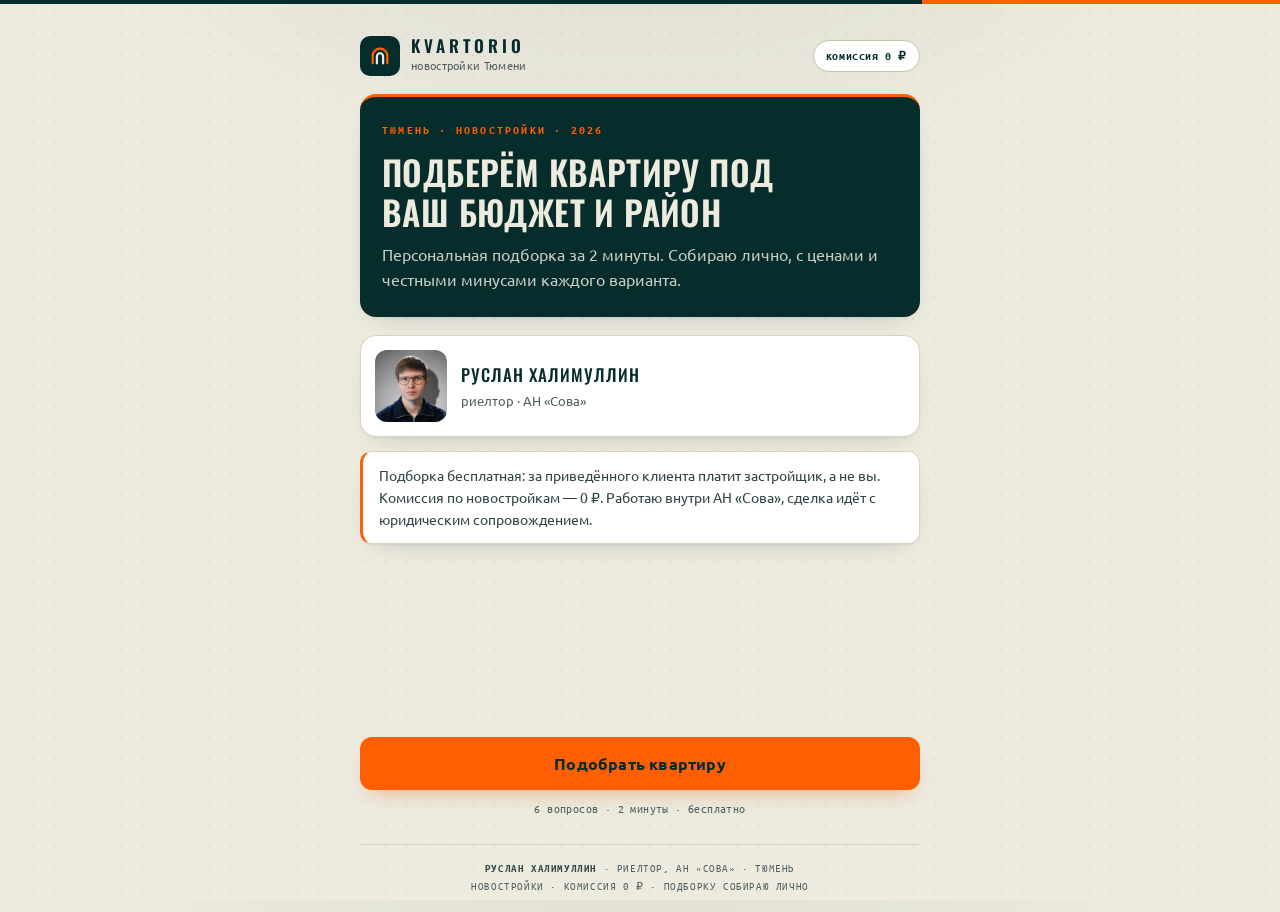
<file: v2/index.html>
<!DOCTYPE html>
<html lang="ru">
<head>
<meta charset="UTF-8">
<meta name="viewport" content="width=device-width, initial-scale=1.0, viewport-fit=cover">
<title>Kvartorio — подборка квартир в новостройках Тюмени</title>
<meta name="description" content="Ответьте на 6 коротких вопросов — и получите персональную подборку квартир в новостройках Тюмени от риелтора Руслана Халимуллина. Бесплатно, комиссия 0 ₽.">
<meta name="theme-color" content="#072C2C">
<link rel="icon" href="logo_head.png">
<link rel="canonical" href="https://kvartorio.github.io/kvartorio-quiz/v2/">
<!-- Превью ссылки в Telegram/VK/WhatsApp. og:image — абсолютный адрес картинки,
     которая уже опубликована в корне репозитория. -->
<meta property="og:type" content="website">
<meta property="og:url" content="https://kvartorio.github.io/kvartorio-quiz/v2/">
<meta property="og:title" content="Подборка квартир в новостройках Тюмени за 2 минуты">
<meta property="og:description" content="6 вопросов → персональная подборка ЖК с ценами, сроками и честными минусами. Бесплатно, комиссия 0 ₽.">
<meta property="og:image" content="https://kvartorio.github.io/kvartorio-quiz/logo.png">
<link rel="stylesheet" href="fonts/fonts.css">
<style>
  /* ═══════════ ДИЗАЙН-ТОКЕНЫ (система Stitch) ═══════════
     Палитра: тёмный тил + оранжевый акцент на бежевом холсте.
     Шрифты: Oswald (дисплей), Ubuntu (текст), Ubuntu Mono (данные).
     Все цвета текста проверены на контраст по WCAG 2.2 AA. */
  :root{
    --primary:#072C2C;        /* фирменный тёмный тил */
    --primary-deep:#052121;   /* нажатие/наведение на тиле */
    --accent:#FF5F03;         /* оранжевый акцент: CTA, выбранные состояния */
    --accent-deep:#E05400;    /* наведение на оранжевом */
    --accent-ink:#A63F00;     /* тёмно-оранжевый: мелкий текст на светлом, AA */
    --success:#16A34A;
    --warning:#D97706;
    --danger:#DC2626;         /* границы и иконки ошибок */
    --danger-ink:#B91C1C;     /* текст ошибок, AA на бежевом */
    --surface:#EDEADE;        /* бежевый холст страницы */
    --card:#FFFFFF;           /* белые карточки */
    --line:#D9D4C2;           /* тонкие линии на бежевом */
    --line-strong:#C6C0AC;
    --text:#111827;           /* основной текст */
    --text-soft:#2F4444;      /* второстепенный текст, тил-серый */
    --muted:#4E5E5E;          /* подписи, AA на бежевом и белом */
    --on-dark:#EDEADE;        /* текст на тёмном тиле */
    --on-dark-soft:#C6CFC5;   /* второстепенный текст на тёмном тиле */
    --line-on-dark:rgba(237,234,222,.16);
    --radius-lg:16px;
    --radius:12px;
    --ring:0 0 0 3px rgba(7,44,44,.12);
    --shadow-card:0 1px 2px rgba(7,44,44,.05), 0 10px 28px -18px rgba(7,44,44,.35);
    --shadow-btn:0 10px 22px -12px rgba(224,84,0,.55);
    --display:'Oswald','Arial Narrow',sans-serif;
    --sans:'Ubuntu','Segoe UI',-apple-system,BlinkMacSystemFont,Roboto,Arial,sans-serif;
    --mono:'Ubuntu Mono','Consolas',monospace;
  }
  *{margin:0;padding:0;box-sizing:border-box;-webkit-tap-highlight-color:transparent}
  html{height:100%}
  body{
    min-height:100%;
    /* бежевый холст с тихой точечной сеткой и холодным свечением сверху */
    background:
      radial-gradient(900px 420px at 50% -10%, rgba(7,44,44,.07), transparent 60%),
      radial-gradient(rgba(7,44,44,.05) 1px, transparent 1.3px) 0 0/22px 22px,
      var(--surface);
    color:var(--text);
    font-family:var(--sans);
    font-size:16px;
    line-height:1.55;
    display:flex;justify-content:center;
    padding:14px 16px calc(16px + env(safe-area-inset-bottom));
  }
  /* фирменная полоса поверх страницы: тил с оранжевым сегментом */
  body::before{
    content:"";position:fixed;top:0;left:0;right:0;height:4px;z-index:10;
    background:linear-gradient(90deg,var(--primary) 0 72%,var(--accent) 72% 100%);
  }
  .app{
    width:100%;max-width:540px;position:relative;
    display:flex;flex-direction:column;
    min-height:calc(100dvh - 30px - env(safe-area-inset-bottom));
    padding-top:10px;
  }
  main{flex:1;display:flex;flex-direction:column}

  /* ── шапка ── */
  .head{display:flex;align-items:center;justify-content:space-between;gap:12px;margin-bottom:18px}
  .brand{display:flex;align-items:center;gap:11px;min-width:0}
  .brand-mark{
    width:40px;height:40px;flex:none;border-radius:10px;
    background:var(--primary);
    display:flex;align-items:center;justify-content:center;
  }
  .brand-mark svg{width:22px;height:22px;display:block}
  .brand-name{
    font-family:var(--display);font-weight:600;font-size:17px;letter-spacing:4px;
    text-transform:uppercase;color:var(--primary);line-height:1;
  }
  .brand-tag{font-size:11px;color:var(--muted);letter-spacing:.3px;margin-top:3px}
  .pill{
    font-family:var(--mono);font-size:12px;font-weight:700;letter-spacing:.6px;
    color:var(--primary);background:var(--card);
    border:1px solid var(--line-strong);
    padding:6px 12px;border-radius:99px;white-space:nowrap;flex:none;
  }

  /* ── полоса шага: назад + сегментный прогресс + счётчик ── */
  .bar{display:none;align-items:center;gap:12px;margin-bottom:20px;min-height:36px}
  .bar.on{display:flex}
  .back{
    width:36px;height:36px;flex:none;border-radius:50%;
    border:1px solid var(--line-strong);background:var(--card);color:var(--text-soft);
    font-size:15px;line-height:1;cursor:pointer;display:flex;align-items:center;justify-content:center;
    transition:border-color .18s,color .18s,background .18s;font-family:var(--sans);
  }
  .back:hover{border-color:var(--primary);color:var(--primary);background:#F7F5EC}
  .back:focus-visible{outline:2px solid var(--accent);outline-offset:2px}
  .back:active{transform:scale(.94)}
  .segs{display:flex;gap:6px;flex:1}
  .seg{height:4px;flex:1;border-radius:99px;background:var(--line);transition:background .35s ease}
  .seg.done{background:var(--primary)}
  .seg.on{background:var(--accent)}
  .step{font-family:var(--mono);font-size:13px;font-weight:400;letter-spacing:1px;color:var(--muted);white-space:nowrap;flex:none}
  .step b{color:var(--primary);font-weight:700}

  /* ── экраны ── */
  .screen{display:none}
  .screen.active{display:flex;flex-direction:column;flex:1;animation:rise .42s cubic-bezier(.22,1,.36,1)}
  @media (prefers-reduced-motion: reduce){ .screen.active{animation:none} .seg{transition:none} }
  @keyframes rise{from{opacity:0;transform:translateY(14px)}to{opacity:1;transform:none}}

  .eyebrow{
    font-family:var(--mono);font-size:12px;font-weight:700;letter-spacing:2.2px;
    text-transform:uppercase;color:var(--accent-ink);margin-bottom:12px;
  }
  h1{
    font-family:var(--display);font-weight:600;font-size:31px;line-height:1.18;
    letter-spacing:.4px;text-transform:uppercase;
    margin-bottom:12px;color:var(--text);text-wrap:balance;
  }
  .sub{color:var(--text-soft);font-size:15.5px;margin-bottom:22px;line-height:1.6}

  /* ── тёмный тил-блок (обложка и финал) ── */
  .hero{
    background:var(--primary);color:var(--on-dark);
    border-radius:var(--radius-lg);
    border-top:3px solid var(--accent);
    padding:24px 22px 26px;
    box-shadow:var(--shadow-card);
  }
  .hero .eyebrow{color:var(--accent)}
  .hero h1{color:var(--on-dark);margin-bottom:10px}
  .hero .sub{color:var(--on-dark-soft);margin-bottom:0}
  .hero + *{margin-top:18px}

  /* ── карточка эксперта ── */
  .expert{
    display:flex;gap:14px;align-items:center;
    border:1px solid var(--line);border-radius:var(--radius-lg);
    padding:14px;margin-bottom:14px;background:var(--card);
    box-shadow:var(--shadow-card);
  }
  .expert img{width:72px;height:72px;border-radius:12px;object-fit:cover;object-position:center 18%;flex:none}
  .expert-name{font-family:var(--display);font-weight:500;font-size:17px;letter-spacing:1px;text-transform:uppercase;color:var(--primary);margin-bottom:4px}
  .expert-role{font-size:13px;color:var(--muted);line-height:1.45}

  /* ── примечание «почему бесплатно» ── */
  .why{
    background:var(--card);border:1px solid var(--line);border-left:3px solid var(--accent);
    border-radius:var(--radius);padding:13px 16px;margin-bottom:8px;
    font-size:13.5px;color:var(--text-soft);line-height:1.6;
    box-shadow:var(--shadow-card);
  }

  /* ── ответы ── */
  .answers{display:flex;flex-direction:column;gap:10px;margin-top:6px}
  .answers.tiles{display:grid;grid-template-columns:1fr 1fr;gap:10px}
  .answer{
    display:flex;align-items:center;gap:12px;width:100%;text-align:left;position:relative;
    background:var(--card);border:1.5px solid var(--line);border-radius:var(--radius);
    padding:14px 16px;color:var(--text);font-size:15.5px;font-weight:500;font-family:var(--sans);cursor:pointer;
    transition:border-color .18s,background .18s,box-shadow .18s,transform .12s;
    min-height:56px;box-shadow:var(--shadow-card);
  }
  .answers.tiles .answer{
    min-height:80px;align-items:flex-start;flex-direction:column;justify-content:center;
    padding:13px 14px;gap:4px;
  }
  .answer:hover{border-color:var(--primary)}
  .answer:focus-visible{outline:2px solid var(--accent);outline-offset:2px}
  .answer:active{transform:scale(.985)}
  .answer.selected{border-color:var(--primary);background:#F4F7F6;box-shadow:var(--ring),var(--shadow-card)}
  .answer .letter{
    font-family:var(--mono);font-weight:700;color:var(--primary);font-size:13.5px;
    width:26px;height:26px;flex:none;border-radius:50%;
    border:1px solid var(--line-strong);background:#F7F5EC;
    display:flex;align-items:center;justify-content:center;
    transition:background .18s,color .18s,border-color .18s;
  }
  .answer.selected .letter{background:var(--primary);color:var(--on-dark);border-color:var(--primary)}
  .pick-t{font-size:15.5px;font-weight:700;line-height:1.3}
  .pick-note{font-size:11.5px;font-weight:400;color:var(--muted);line-height:1.35}
  .answer .note{display:block;font-size:12.5px;font-weight:400;color:var(--muted);margin-top:3px}
  .answer .txt{min-width:0;flex:1}
  /* галочка выбранного */
  .check{
    position:absolute;top:12px;right:13px;
    width:20px;height:20px;border-radius:50%;background:var(--accent);
    display:none;align-items:center;justify-content:center;flex:none;
  }
  .check svg{width:11px;height:11px}
  .answer.selected .check{display:flex}
  .answers:not(.tiles) .answer.selected{padding-right:44px}

  /* ── кнопки ──
     Состояния: default / hover / focus-visible / active / disabled / loading — все явно. */
  .btn{
    display:flex;align-items:center;justify-content:center;gap:9px;width:100%;
    border:none;border-radius:var(--radius);padding:16px;
    background:var(--accent);color:var(--primary);
    font-size:16px;font-weight:700;font-family:var(--sans);cursor:pointer;
    letter-spacing:.2px;transition:transform .12s,background .18s,box-shadow .18s;
    box-shadow:var(--shadow-btn);
  }
  .btn:hover{background:var(--accent-deep)}
  .btn:focus-visible{outline:2px solid var(--primary);outline-offset:3px}
  .btn:active{transform:scale(.98);background:var(--primary);color:var(--on-dark)}
  .btn:disabled{opacity:.75;cursor:default;transform:none}
  .btn-note{font-family:var(--mono);font-size:12px;color:var(--muted);text-align:center;margin-top:10px;line-height:1.5;letter-spacing:.4px}

  /* интро: кнопка прижата к низу, чтобы экран не выглядел пустым */
  .intro-cta{margin-top:auto;padding-top:24px}

  /* ── форма ── */
  /* ВАЖНО: здесь НЕЛЬЗЯ задавать display — иначе правило перебьёт .screen{display:none}
     и все созданные экраны вопросов будут видны одновременно. */
  .q-screen{min-height:0}
  .q-screen h1{font-size:24px;line-height:1.22;letter-spacing:.5px;margin-bottom:16px}
  label{display:block;font-size:11px;font-weight:700;letter-spacing:1px;text-transform:uppercase;color:var(--muted);margin:14px 0 7px;font-family:var(--sans)}
  input[type=text],input[type=tel]{
    width:100%;background:var(--card);border:1.5px solid var(--line-strong);border-radius:var(--radius);
    padding:13px 15px;color:var(--text);font-size:16px;outline:none;
    transition:border-color .18s,box-shadow .18s;font-family:var(--sans);font-weight:500;
  }
  input[type=tel]{font-family:var(--mono);font-weight:400;letter-spacing:.5px}
  input:hover{border-color:var(--primary)}
  input:focus{border-color:var(--primary);box-shadow:var(--ring)}
  input::placeholder{color:#8B9494;font-family:var(--sans)}
  input[type=tel]::placeholder{font-family:var(--mono)}
  .check-row{display:flex;align-items:flex-start;gap:10px;margin-top:16px;font-size:13.5px;color:var(--text-soft);cursor:pointer;line-height:1.5;text-transform:none;letter-spacing:0;font-weight:400}
  .check-row input{margin-top:2px;accent-color:var(--primary);width:18px;height:18px;flex:none}
  .check-row a{color:var(--accent-ink);text-decoration:none;border-bottom:1px solid rgba(166,63,0,.45);font-weight:500}
  .check-row a:hover{border-bottom-color:var(--accent-ink)}
  .check-row a:focus-visible{outline:2px solid var(--accent);outline-offset:2px;border-bottom:none}
  .consent-box{margin-top:16px;border:1px solid var(--line);border-radius:var(--radius);padding:13px 14px;background:var(--card)}
  .consent-box .check-row{margin-top:0;font-size:13px;line-height:1.55}
  .consent-note{font-size:11.5px;color:var(--muted);margin-top:7px;padding-left:28px;line-height:1.5}
  .consent-note a{color:var(--muted);text-decoration:none;border-bottom:1px dotted rgba(78,94,94,.55)}
  .err{display:none;color:var(--danger-ink);font-size:13px;margin-top:10px;font-weight:500}
  .err.on{display:block}
  .form-cta{margin-top:auto;padding-top:22px}
  .legal{margin-top:18px;padding-top:14px;border-top:1px solid var(--line);font-family:var(--mono);font-size:11px;color:var(--muted);text-align:center;line-height:1.55;letter-spacing:.4px}

  /* ── финал ── */
  .done-mark{
    width:64px;height:64px;border-radius:50%;
    background:var(--surface);
    display:flex;align-items:center;justify-content:center;margin-bottom:16px;
  }
  .done-mark svg{width:30px;height:30px}
  .hero .steps{border:1px solid var(--line-on-dark);border-radius:var(--radius);background:rgba(237,234,222,.05);padding:16px 18px;margin:18px 0 6px}
  .steps div{display:flex;gap:12px;font-size:14px;color:var(--on-dark-soft);padding:7px 0}
  .steps b{color:var(--on-dark)}
  .steps .n{font-family:var(--mono);font-weight:700;color:var(--accent);flex:none;width:18px}
  .link-btn{
    display:flex;align-items:center;justify-content:center;gap:10px;text-decoration:none;
    border:1.5px solid var(--line-strong);border-radius:var(--radius);padding:14px;background:var(--card);
    color:var(--primary);font-size:15px;font-weight:700;margin-top:11px;
    transition:border-color .18s,background .18s,transform .12s;
    box-shadow:var(--shadow-card);
  }
  .link-btn:hover{border-color:var(--primary);background:#F7F5EC}
  .link-btn:focus-visible{outline:2px solid var(--accent);outline-offset:2px}
  .link-btn:active{transform:scale(.98)}
  .link-btn.gold{border-color:var(--accent);background:var(--accent);color:var(--primary)}
  .link-btn.gold:hover{background:var(--accent-deep);border-color:var(--accent-deep)}
  .fallback{display:none;margin-top:16px;border:1px solid rgba(217,119,6,.5);background:rgba(217,119,6,.08);border-radius:var(--radius);padding:14px 16px;font-size:14px;color:var(--text-soft)}
  .fallback.on{display:block}
  .fallback a{color:var(--accent-ink);font-weight:700}
  .fb-copy{margin-top:10px}
  .fb-copy-btn{background:none;border:0;padding:0;font:inherit;font-size:13px;color:var(--muted);text-decoration:underline;cursor:pointer}
  .fb-copy-btn:focus-visible{outline:2px solid var(--accent);outline-offset:2px}
  .fb-copy-btn:active{color:var(--accent-ink)}
  /* Диагностика — только при ?debug=1, обычным посетителям не видна */
  .debug-box{display:none;margin-top:16px;border:1px dashed var(--line-strong);border-radius:var(--radius);padding:12px 14px;font-size:12px;color:var(--text-soft);background:var(--card)}
  .debug-box.on{display:block}
  .dbg-title{font-family:var(--mono);font-weight:700;letter-spacing:1px;text-transform:uppercase;font-size:11px;color:var(--accent-ink);margin-bottom:8px}
  .dbg-row{display:flex;justify-content:space-between;gap:12px;padding:3px 0;border-bottom:1px solid rgba(7,44,44,.08);word-break:break-word}
  .dbg-row b{color:var(--text);font-weight:500;text-align:right;max-width:62%}
  .spinner{display:inline-block;width:15px;height:15px;border:2px solid rgba(7,44,44,.3);border-top-color:var(--primary);border-radius:50%;animation:spin .7s linear infinite}
  @keyframes spin{to{transform:rotate(360deg)}}

  /* ── подвал ── */
  .foot{
    margin-top:26px;padding-top:14px;border-top:1px solid var(--line);
    font-family:var(--mono);font-size:11px;color:var(--muted);text-align:center;line-height:1.7;letter-spacing:.6px;text-transform:uppercase;
  }
  .foot b{color:var(--text-soft);font-weight:700}

  @media (max-width:420px){
    h1{font-size:26px}
    .q-screen h1{font-size:21.5px}
    .brand-name{font-size:15px;letter-spacing:3px}
    .hero{padding:20px 18px 22px}
  }
  /* Десктоп: экспрессивная типографическая шкала */
  @media (min-width:720px){
    body{padding-top:26px}
    h1{font-size:36px}
    .hero h1{font-size:34px}
    .q-screen h1{font-size:26px}
    .app{max-width:560px}
  }
</style>
</head>
<body>
<div class="app">
  <div class="head">
    <div class="brand">
      <div class="brand-mark" aria-hidden="true">
        <!-- стилизованный арочный домкрат — фирменный знак -->
        <svg viewBox="0 0 24 24" fill="none">
          <path d="M4 20v-8.5C4 7.6 7.6 4 11.6 4h0.8C16.4 4 20 7.6 20 11.5V20" stroke="#FF5F03" stroke-width="2.4" stroke-linecap="round"/>
          <path d="M8.6 20v-7.4c0-2 1.5-3.6 3.4-3.6s3.4 1.6 3.4 3.6V20" stroke="#EDEADE" stroke-width="2.4" stroke-linecap="round"/>
        </svg>
      </div>
      <div>
        <div class="brand-name">Kvartorio</div>
        <div class="brand-tag">новостройки Тюмени</div>
      </div>
    </div>
    <div class="pill">комиссия 0 ₽</div>
  </div>

  <div class="bar" id="bar">
    <button class="back" id="backBtn" onclick="goBack()" aria-label="Назад">&#8592;</button>
    <div class="segs" id="segs"></div>
    <div class="step" id="step"></div>
  </div>

  <main id="main">
    <!-- ЭКРАН 0: ИНТРО -->
    <div class="screen active" id="s-intro">
      <div class="hero">
        <div class="eyebrow">Тюмень · новостройки · 2026</div>
        <h1>Подберём квартиру под ваш бюджет и район</h1>
        <div class="sub">Персональная подборка за 2 минуты. Собираю лично, с ценами и честными минусами каждого варианта.</div>
      </div>

      <div class="expert">
        <img src="ruslan.jpg" alt="Руслан Халимуллин">
        <div class="expert-info">
          <div class="expert-name">Руслан Халимуллин</div>
          <div class="expert-role">риелтор · АН «Сова»</div>
        </div>
      </div>

      <div class="why">
        Подборка бесплатная: за приведённого клиента платит застройщик, а не вы.
        Комиссия по новостройкам — 0 ₽. Работаю внутри АН «Сова», сделка идёт с юридическим сопровождением.
      </div>

      <div class="intro-cta">
        <button class="btn" onclick="startQuiz()">Подобрать квартиру</button>
        <div class="btn-note">6 вопросов · 2 минуты · бесплатно</div>
      </div>
    </div>

    <!-- КОНТАКТЫ -->
    <div class="screen" id="s-contact">
      <div class="q-screen">
        <div class="eyebrow">Последний шаг</div>
        <h1>Как с вами связаться?</h1>
        <label>Имя</label>
        <input type="text" id="f-name" placeholder="Как к вам обращаться" autocomplete="name">
        <label>Телефон</label>
        <input type="tel" id="f-phone" inputmode="tel" placeholder="+7 (___) ___-__-__" autocomplete="tel">
        <label>Или Telegram</label>
        <input type="text" id="f-tg" placeholder="@username" autocomplete="off">
        <!-- Приманка для ботов: поле скрыто от людей, автозаполнялки его заполняют.
             Если значение пришло — прокси молча принимает заявку, но никуда не шлёт. -->
        <input type="text" id="f-hp" name="f-hp" tabindex="-1" autocomplete="off" autocorrect="off"
               autocapitalize="off" spellcheck="false" aria-hidden="true"
               data-lpignore="true" data-1p-ignore data-form-type="other"
               style="position:absolute;left:-9999px;width:1px;height:1px;opacity:0">
        <div class="err" id="f-err">Укажите телефон или ник в Telegram — иначе я не смогу отправить подборку.</div>
        <label class="check-row"><input type="checkbox" id="f-pdf" checked> Подарок: PDF «3 ошибки при покупке новостройки»</label>
        <div class="consent-box">
          <label class="check-row"><input type="checkbox" id="f-consent"> <span>Я принимаю <a href="https://kvartorio.github.io/kvartorio-quiz/politika.html" target="_blank" rel="noopener">условия Политики конфиденциальности</a> и даю согласие на обработку персональных данных.</span></label>
          <div class="consent-note">Согласие можно отозвать в любой момент — письмом на <a href="mailto:kvartorio@ya.ru">kvartorio@ya.ru</a>.</div>
        </div>
        <div class="err" id="f-err-consent">Без согласия на обработку персональных данных заявку принять нельзя.</div>
        <div class="form-cta">
          <button class="btn" id="f-submit" onclick="submitLead()">Отправить заявку</button>
          <div class="btn-note">никаких рассылок · отвечаю лично · в течение дня</div>
        </div>
      </div>
    </div>

    <!-- ГОТОВО -->
    <div class="screen" id="s-done">
      <div class="hero">
        <div class="done-mark">
          <svg viewBox="0 0 24 24" fill="none"><path d="M4.5 12.5l5 5L19.5 7" stroke="#16A34A" stroke-width="2.6" stroke-linecap="round" stroke-linejoin="round"/></svg>
        </div>
        <h1 id="done-title">Заявка принята</h1>
        <div class="sub" id="done-sub">Что происходит дальше:</div>
        <div class="steps">
          <div><span class="n">1</span><span><b>Я вручную</b> отбираю квартиры под ваши критерии из актуальной базы застройщиков.</span></div>
          <div><span class="n">2</span><span><b>В течение дня</b> присылаю подборку с ценами, сроками сдачи и честными минусами каждого варианта.</span></div>
          <div><span class="n">3</span><span>Если вариант понравится — <b>организую показ</b> и сопровождение сделки. Комиссия — 0 ₽.</span></div>
        </div>
      </div>
      <a class="link-btn gold" id="pdf-btn" href="#" target="_blank" style="display:none">Скачать PDF «3 ошибки при покупке»</a>
      <a class="link-btn" id="tg-btn" href="#" target="_blank" style="display:none">Telegram-канал Kvartorio</a>
      <div class="fallback" id="fallback"></div>
      <div class="debug-box" id="debug-box"></div>
    </div>
  </main>

  <div class="foot">
    <b>Руслан Халимуллин</b> · риелтор, АН «Сова» · Тюмень<br>
    Новостройки · комиссия 0 ₽ · подборку собираю лично
  </div>
</div>

<script>
/* ═══════════ КОНФИГ ═══════════
 * WORKER_URLS — адреса прокси, которые отправляют заявки в Telegram. Токен бота
 *   лежит в секретах прокси и в браузер не попадает. Если список пуст, заявка
 *   уйдёт только кнопкой-страховкой в Telegram.
 * PDF_URL — абсолютный адрес подарочного PDF, опубликованного в корне репозитория.
 * ═══════════════════════════════ */
const CONFIG = {
  /* Адреса прокси, куда уходит заявка. Клиент проверяет все сразу при открытии
     страницы и на отправке берёт самый быстрый живой. Порядок в списке ни на что
     не влияет — можно смело держать здесь и рабочий адрес, и запасные.
     Адреса, которые ещё не развёрнуты, не мешают: проверка считает живым только
     ответ 405/204/200 (PROBE_OK_STATUS), а неразвёрнутый проект отвечает 404.

     Как это устроено сейчас (21.09.2026). Замеры с телефона Руслана показали,
     что видно из его сети, а что нет:
       ДОСТУПНЫ: Netlify (271 мс), Deno Deploy (694 мс), Vercel (734 мс),
                 Яндекс Облако (211 мс), GitHub (265 мс)
       НЕДОСТУПНЫ: api.telegram.org, Cloudflare Workers и Pages, Google Apps Script
     Поэтому рабочий путь — Netlify: одно плечо, телефон → прокси → Telegram.
     Проверено 21.09.2026 на живом адресе: заявка уходит за ~1,2 с.

     Почему Cloudflare убран из списка. Это был первый вариант, технически
     рабочий, но `*.workers.dev` из России не виден вообще (соединение висит до
     таймаута), и токен того воркера отозван. Держать его в списке — риск:
     на сети с обходом он мог выиграть гонку «самый быстрый» и вернуть ошибку.
     Заявку терять нельзя, поэтому мёртвых адресов здесь быть не должно.

     Deno Deploy поставим второй площадкой, когда будет готов аккаунт, —
     тогда здесь появится второй адрес. Клиент сам выбирает самый быстрый живой. */
  WORKER_URLS: [
    "https://kvartorio-lead-proxy.netlify.app/api/submit"
  ],
  TG_BOT_USERNAME: "kvartorio_bot",
  PDF_URL: "https://kvartorio.github.io/kvartorio-quiz/3-oshibki-pri-pokupke-novostroyki.pdf",
  TG_CHANNEL: "",
  TG_DIRECT: ""
};

/* layout: "list" — строки с буквами, "tiles" — плитки 2 в ряд */
const QUESTIONS = [
  { key:"q1", title:"Для чего вам квартира?", layout:"list", answers:[
    {t:"Для жизни", note:"собственное жильё"},
    {t:"Для семьи", note:"важны школы, детсады, дворы"},
    {t:"Как инвестиция", note:"под сдачу или перепродажу"},
    {t:"Пока изучаю варианты", note:"выбираю, спешить некуда"} ]},
  { key:"q2", title:"Какой бюджет?", layout:"tiles", answers:[
    {t:"До 5,5 млн ₽"},
    {t:"5,5–8 млн ₽"},
    {t:"8–11 млн ₽"},
    {t:"От 11 млн ₽"} ]},
  { key:"q3", title:"Сколько комнат нужно?", layout:"tiles", answers:[
    {t:"Студия"},
    {t:"Одна комната"},
    {t:"Две"},
    {t:"Три и больше"},
    {t:"Посоветуйте", note:"подберём формат под бюджет"} ]},
  { key:"district", title:"В каком районе Тюмени хотите купить?", layout:"list", answers:[
    {t:"Центр / КПД / Район ВУЗов"},
    {t:"Зарека"},
    {t:"Тюменская Слобода / Червишевский тракт / Комарово"},
    {t:"Плеханово / Московский тракт"},
    {t:"Дом Обороны / ДОК"},
    {t:"Восточный"},
    {t:"Пригород"},
    {t:"Не определился / Рассмотрю все варианты"} ]},
  { key:"q4", title:"Что важнее всего?", layout:"tiles", answers:[
    {t:"Инфраструктура", note:"школы, детсады, поликлиники"},
    {t:"Транспорт и парковка", note:"дорога до центра, место для машины"},
    {t:"Тишина и зелень", note:"дальше от трасс, ближе к паркам"},
    {t:"Максимальная выгода", note:"лучшая цена за метр"} ]},
  { key:"q5", title:"Когда планируете покупку?", layout:"tiles", answers:[
    {t:"В течение 1–2 месяцев"},
    {t:"Через 3–6 месяцев"},
    {t:"Через полгода и позже"},
    {t:"Пока просто смотрю"} ]}
];

const LETTERS = ["А","Б","В","Г","Д","Е","Ж","З"];
/* t0 — момент старта квиза. Уходит на прокси как elapsed: если заявка пришла
   быстрее, чем человек физически проходит 6 вопросов, это бот. */
const state = { answers:{}, screen:"intro", utm:{}, t0:0 };

/* Диагностический режим. Открыть страницу с ?debug=1 — на экране «Заявка принята»
   появится панель: что именно ответил прокси, за сколько секунд, с какими полями
   ушёл запрос. Нужен, чтобы с телефона можно было увидеть причину сбоя, а не гадать.
   В обычном режиме не влияет ни на что. */
const DEBUG = new URLSearchParams(location.search).get("debug") === "1";
(function(){
  const p = new URLSearchParams(location.search);
  ["utm_source","utm_medium","utm_campaign","utm_content","ref"].forEach(k=>{
    const v = p.get(k); if(v) state.utm[k] = v;
  });
})();

const app   = document.querySelector(".app");
const bar   = document.getElementById("bar");
const segs  = document.getElementById("segs");
const step  = document.getElementById("step");
const main  = document.getElementById("main");

/* сегменты прогресса — создаются один раз */
QUESTIONS.forEach(()=>{ const d = document.createElement("div"); d.className = "seg"; segs.appendChild(d); });
const segEls = segs.querySelectorAll(".seg");

function setProgress(idx){
  /* idx: -1 = до старта, 0..N-1 = вопрос, N = контакты/финал */
  segEls.forEach((el,i)=>{
    el.className = "seg" + (i < idx ? " done" : i === idx ? " on" : "");
  });
  if(idx >= QUESTIONS.length){
    step.innerHTML = "ФИНАЛ";
  } else {
    step.innerHTML = "<b>" + String(idx + 1).padStart(2,"0") + "</b>/" + String(QUESTIONS.length).padStart(2,"0");
  }
}

function show(id){
  document.querySelectorAll(".screen").forEach(s=>s.classList.remove("active"));
  const el = document.getElementById(id);
  el.style.animation = "none"; void el.offsetWidth; el.style.animation = "";
  el.classList.add("active");
  /* на финальном экране возвращаться некуда — прячем кнопку «назад» */
  document.getElementById("backBtn").style.visibility = (id === "s-done") ? "hidden" : "visible";
  window.scrollTo(0,0);
}

function startQuiz(){
  state.t0 = Date.now();
  bar.classList.add("on");
  renderQuestion(0);
}

/* ── «Назад»: с 1-го вопроса → на интро, с любого вопроса → на предыдущий,
      с контактов → на последний вопрос. ── */
function goBack(){
  if(state.screen === "contact"){ renderQuestion(QUESTIONS.length-1); return; }
  if(typeof state.screen === "number"){
    if(state.screen > 0) renderQuestion(state.screen-1);
    else showIntro();
  }
}
function showIntro(){
  state.screen = "intro";
  bar.classList.remove("on");
  show("s-intro");
}

function renderQuestion(i){
  state.screen = i;
  let s = document.getElementById("s-q"+i);
  if(!s){
    s = document.createElement("div");
    s.className = "screen q-screen"; s.id = "s-q"+i;
    const q = QUESTIONS[i];
    const tiles = q.layout === "tiles";
    const rows = q.answers.map((a,ai)=>{
      const sel = state.answers[q.key]===a.t ? " selected" : "";
      const check = '<span class="check"><svg viewBox="0 0 24 24" fill="none"><path d="M4.5 12.5l5 5L19.5 7" stroke="#072C2C" stroke-width="3.4" stroke-linecap="round" stroke-linejoin="round"/></svg></span>';
      if(tiles){
        return '<button class="answer'+sel+'" data-i="'+ai+'" onclick="pick('+i+','+ai+',this)">' +
               '<span class="pick-t">'+a.t+'</span>' +
               (a.note ? '<span class="pick-note">'+a.note+'</span>' : '') + check + '</button>';
      }
      const note = a.note ? '<span class="note">'+a.note+'</span>' : '';
      return '<button class="answer'+sel+'" data-i="'+ai+'" onclick="pick('+i+','+ai+',this)">' +
             '<span class="letter">'+LETTERS[ai]+'</span><span class="txt">'+a.t+note+'</span>' + check + '</button>';
    }).join("");
    s.innerHTML =
      '<div class="eyebrow">Вопрос '+(i+1)+' / '+QUESTIONS.length+'</div>' +
      '<h1>'+q.title+'</h1>' +
      '<div class="answers'+(tiles?" tiles":"")+'">'+rows+'</div>';
    main.insertBefore(s, document.getElementById("s-contact"));
  }
  if(state.answers[QUESTIONS[i].key]){
    const idx = QUESTIONS[i].answers.findIndex(a=>a.t===state.answers[QUESTIONS[i].key]);
    s.querySelectorAll(".answer").forEach((b,bi)=>b.classList.toggle("selected", bi===idx));
  }
  setProgress(i);
  show("s-q"+i);
}

function pick(qi, ai, btn){
  document.querySelectorAll("#s-q"+qi+" .answer").forEach(b=>b.classList.remove("selected"));
  btn.classList.add("selected");
  state.answers[QUESTIONS[qi].key] = QUESTIONS[qi].answers[ai].t;
  setTimeout(()=>{
    if(qi+1 < QUESTIONS.length) renderQuestion(qi+1);
    else { state.screen = "contact"; setProgress(QUESTIONS.length); show("s-contact"); }
  }, 280);
}

/* ── маска телефона: +7 (999) 123-45-67 ── */
function maskPhone(el){
  let d = el.value.replace(/\D/g,"");
  if(!d){ el.value = ""; return; }
  if(d[0] === "8") d = "7" + d.slice(1);
  if(d[0] !== "7") d = "7" + d;
  d = d.slice(0,11);
  let out = "+7";
  if(d.length > 1) out += " (" + d.slice(1,4);
  if(d.length >= 5) out += ") " + d.slice(4,7);
  if(d.length >= 8) out += "-" + d.slice(7,9);
  if(d.length >= 10) out += "-" + d.slice(9,11);
  el.value = out;
}

function validateContact(){
  const phone = document.getElementById("f-phone").value.trim();
  const tg = document.getElementById("f-tg").value.trim();
  const err = document.getElementById("f-err");
  const consent = document.getElementById("f-consent");
  const errConsent = document.getElementById("f-err-consent");
  const phoneOk = phone.replace(/\D/g,"").length >= 11;
  const tgOk = tg.replace(/[^A-Za-z0-9_@]/g,"").length >= 4;
  let ok = true;
  if(!phoneOk && !tgOk){ err.classList.add("on"); ok = false; } else err.classList.remove("on");
  if(!consent.checked){ errConsent.classList.add("on"); ok = false; } else errConsent.classList.remove("on");
  if(!ok){
    const first = document.querySelector(".err.on");
    if(first) first.scrollIntoView({block:"center", behavior:"smooth"});
    return null;
  }
  return {
    name: document.getElementById("f-name").value.trim(),
    phone: phone, tg: tg,
    pdf: document.getElementById("f-pdf").checked
  };
}

/* Текст заявки — только для кнопки-страховки: она открывает Telegram с готовым
   сообщением. Боевую заявку текст собирает прокси, а не браузер: так со стороны
   клиента нельзя подделать структуру или дописать «согласие получено». */
function leadText(c){
  const utmStr = Object.keys(state.utm).map(k=>k+"="+state.utm[k]).join(", ") || "прямая ссылка";
  return "НОВАЯ ЗАЯВКА С КВИЗА\n" +
    "Имя: " + (c.name || "—") + "\n" +
    "Тел: " + (c.phone || "—") + "\n" +
    "TG: " + (c.tg || "—") + "\n" +
    "Цель: " + state.answers.q1 + "\n" +
    "Бюджет: " + state.answers.q2 + "\n" +
    "Комнаты: " + state.answers.q3 + "\n" +
    "Район: " + state.answers.district + "\n" +
    "Важно: " + state.answers.q4 + "\n" +
    "Срок: " + state.answers.q5 + "\n" +
    "PDF: " + (c.pdf ? "да" : "нет") + "\n" +
    "Согласие на ПДн: да\n" +
    "Источник: " + utmStr;
}

/* Заявка для прокси: структура, а не готовый текст. */
function leadPayload(c){
  const p = {
    name: c.name,
    phone: c.phone,
    tg: c.tg,
    answers: {
      q1: state.answers.q1, q2: state.answers.q2, q3: state.answers.q3,
      district: state.answers.district, q4: state.answers.q4, q5: state.answers.q5
    },
    pdf: c.pdf,
    consent: true,
    utm: Object.keys(state.utm).map(k=>k+"="+state.utm[k]).join(", "),
    hp: (document.getElementById("f-hp") || {}).value || ""
  };
  /* elapsed отправляем только если время старта известно. Ноль прокси считает
     признаком бота, поэтому лучше не отправлять поле вовсе, чем отправить ноль. */
  if(state.t0) p.elapsed = Date.now() - state.t0;
  if(DEBUG) p.dbg = true;
  return p;
}

/* Отправка заявки через прокси. Токен бота живёт в секретах прокси и в браузер
   не попадает.

   ПРО ПОРЯДОК ПРОВЕРОК (20.09.2026). Доступность прокси проверяется ЗАРАНЕЕ,
   при открытии страницы, в фоне. К моменту нажатия «Отправить» ответ уже есть,
   поэтому человек не ждёт ничего лишнего. Причина: в России недоступны и
   Cloudflare (диапазоны режут по DPI), и сам api.telegram.org — то есть обычный
   путь «браузер → прокси → Telegram» с российских сетей не работает вообще.
   Проверка при загрузке позволяет не заставлять человека ждать впустую.

   Таймаут самой отправки — 20 с, и попытка одна: прокси сам делает попытки
   достучаться до Telegram (до ~13 с), поэтому короткий таймаут клиента обрывал
   запрос раньше, чем прокси заканчивал работу, — получались и ложные
   «не отправилось», и дубли заявок. 20 с больше 13 с с запасом, но не настолько,
   чтобы человек ждал впустую: если прокси жив, ответ приходит за секунду.

   Возвращаем не true/false, а подробный результат: на телефоне по нему видно,
   что именно отвалилось — сеть, прокси или Telegram. */
async function sendLead(payload){
  const res = { ok:false, status:0, body:"", ms:0, err:"", url:"", urls:[], probeResults:[] };

  const urls = (CONFIG.WORKER_URLS || []).filter(u => /^https?:\/\//.test(u));
  res.urls = urls;
  if(!urls.length){ res.err = "не задан ни один адрес прокси"; return res; }

  /* Берём результат фоновой проверки, если он есть и не протух. Иначе проверяем
     сейчас: все адреса ОДНОВРЕМЕННО, ждём первый ответивший. Последовательно
     нельзя — в России Cloudflare не отвечает вообще, и человек ждал бы впустую
     все 4 секунды его таймаута. Без Promise.any: на телефонах постарше его может
     не быть, а падение здесь сломало бы всю отправку. */
  /* Кэш годится, только если список адресов тот же: если конфиг поменяли,
     проверять надо заново, иначе результат относился бы к другим адресам. */
  const cached = (relayProbe && Date.now() - relayProbe.at < PROBE_TTL_MS
                  && relayProbe.urls.join("|") === urls.join("|")) ? relayProbe : null;
  let probeResults, probeUrls;
  if(cached){
    probeUrls = cached.urls; probeResults = cached.results;
  }else{
    probeUrls = urls;
    const probes = urls.map(u => probeOne(u, 4000));
    probeResults = probes.map(() => null);
    await new Promise(resolve => {
      let left = urls.length, settled = false;
      const finish = () => { if(!settled){ settled = true; resolve(); } };
      probes.forEach((p, i) => {
        p.then(r => {
          probeResults[i] = r;
          if(!settled && r.ok) finish();
          else if(--left === 0) finish();
        });
      });
    });
    relayProbe = { at: Date.now(), urls: urls, results: probeResults };
  }
  res.urls = probeUrls;
  res.probeResults = probeResults;

  /* Берём САМЫЙ БЫСТРЫЙ живой прокси, а не первый по списку: в России живым
     окажется только узел внутри страны, за границей — Cloudflare, и гадать,
     какой из них сейчас ближе, не нужно. */
  let idx = -1, best = Infinity;
  probeResults.forEach((r, i) => { if(r && r.ok && r.ms < best){ best = r.ms; idx = i; } });
  if(idx < 0){ res.err = "ни один прокси не доступен из этой сети"; return res; }
  const target = probeUrls[idx];

  res.url = target;
  const t0 = Date.now();
  const ctl = new AbortController();
  const timer = setTimeout(()=>ctl.abort(), 20000);
  try{
    const r = await fetch(target, {
      method:"POST", headers:{"Content-Type":"application/json"},
      body: JSON.stringify(payload),
      signal: ctl.signal
    });
    clearTimeout(timer);
    res.status = r.status;
    res.body = (await r.text()).slice(0, 400);
    try{ res.ok = !!(JSON.parse(res.body) || {}).ok; }catch(e){}
  }catch(e){
    clearTimeout(timer);
    res.err = (e && e.name === "AbortError")
      ? "таймаут 20 с — прокси не ответил"
      : ((e && e.message) || String(e));
  }
  res.ms = Date.now() - t0;
  if(!res.ok) console.warn("lead: не ушла —", res.status, res.err, res.body);
  return res;
}

/* Результат последней проверки доступности прокси. Живёт до перезагрузки
   страницы; PROBE_TTL_MS — сколько ему можно доверять. */
let relayProbe = null;
const PROBE_TTL_MS = 10 * 60 * 1000;

/* Проверка, дотягивается ли эта сеть до прокси. Наш прокси на GET отвечает 405
   (method_not_allowed), на OPTIONS — 204. Это и есть признак «это наш прокси, а
   не заглушка провайдера и не чужая страница».
   Таймаут обязателен: при DPI-блокировке соединение не отвергается, а просто
   висит, и без таймаута проверка никогда не закончится.

   Почему нельзя считать живым любой ответ. Если адрес ещё не развёрнут или
   написан с ошибкой, сервер отвечает 404 — и это быстрый ответ. Без проверки
   статуса такой адрес выиграл бы гонку «самый быстрый живой» и заявка ушла бы
   в никуда. Отсюда белый список. Плюс страховка от блокировки: заглушка
   провайдера отдаёт 200 с чужой страницей, и её тоже не надо принимать за прокси. */
const PROBE_OK_STATUS = [200, 204, 405];

async function probeOne(url, timeoutMs){
  const t0 = Date.now();
  const ctl = new AbortController();
  const timer = setTimeout(()=>ctl.abort(), timeoutMs);
  try{
    const r = await fetch(url, { method:"GET", signal: ctl.signal });
    clearTimeout(timer);
    const good = PROBE_OK_STATUS.indexOf(r.status) !== -1;
    return { ok: good, status: r.status, ms: Date.now()-t0,
             err: good ? "" : "ответ " + r.status + " — это не наш прокси" };
  }catch(e){
    clearTimeout(timer);
    return { ok:false, status:0, ms: Date.now()-t0,
             err: (e && e.name === "AbortError") ? "таймаут " + (timeoutMs/1000) + " с" : ((e && e.message) || String(e)) };
  }
}

/* Фоновая проверка всех адресов сразу при открытии страницы. Нужна, чтобы
   к моменту нажатия «Отправить» уже знать, работает ли прокси из этой сети:
   человек проходит квиз две минуты, проверка давно готова. */
function probeAllInBackground(){
  const urls = (CONFIG.WORKER_URLS || []).filter(u => /^https?:\/\//.test(u));
  if(!urls.length) return;
  Promise.all(urls.map(u => probeOne(u, 4000).catch(() => null)))
    .then(results => { relayProbe = { at: Date.now(), urls: urls, results: results }; });
}

/* Панель диагностики. Видна только при ?debug=1. */
async function showDebug(res, payload){
  if(!DEBUG) return;
  const box = document.getElementById("debug-box");
  if(!box) return;

  const probeText = (res.urls || []).map((u, i) => {
    const p = (res.probeResults || [])[i];
    return u + (p ? (p.ok ? " — доступен за " + p.ms + " мс" : " — НЕДОСТУПЕН (" + p.err + ")")
                  : " — нет данных");
  }).join("\n");

  const conn = navigator.connection || {};
  const lines = [
    ["Проверка связи", probeText || "— не проверялось —"],
    ["Куда ушло", res.url || "— никуда —"],
    ["HTTP-ответ", res.status ? String(res.status) : "нет ответа"],
    ["Время отправки", res.ms + " мс"],
    ["Тело ответа", res.body || "— пусто —"],
    ["Ошибка сети", res.err || "—"],
    ["Интернет", navigator.onLine ? "есть" : "нет"],
    ["Тип сети", conn.effectiveType || "неизвестно"],
    ["Отправлено hp", JSON.stringify(payload.hp)],
    ["Отправлено elapsed", payload.elapsed === undefined ? "— не отправлялось" : payload.elapsed + " мс"],
    ["Браузер", navigator.userAgent.slice(0, 90)]
  ];
  box.innerHTML = '<div class="dbg-title">Диагностика (debug=1)</div>' +
    lines.map(l=>'<div class="dbg-row"><span>' + l[0] + '</span><b>' +
      String(l[1]).replace(/[<>&]/g, c=>({"<":"&lt;",">":"&gt;","&":"&amp;"}[c])) +
      '</b></div>').join('');
  box.classList.add("on");
}

async function submitLead(){
  const c = validateContact(); if(!c) return;
  const btn = document.getElementById("f-submit");
  btn.innerHTML = '<span class="spinner"></span>Отправляю…'; btn.disabled = true;

  /* Если сеть медленная, человек не должен думать, что кнопка зависла. */
  const slow = setTimeout(function(){
    if(btn.disabled) btn.innerHTML = '<span class="spinner"></span>Ещё отправляю, сеть медленная…';
  }, 7000);

  const msg = leadText(c);
  const payload = leadPayload(c);
  const res = await sendLead(payload);
  clearTimeout(slow);

  state.screen = "done";
  setProgress(QUESTIONS.length + 1);
  show("s-done");
  const pdfBtn = document.getElementById("pdf-btn"), tgBtn = document.getElementById("tg-btn");
  if(CONFIG.PDF_URL){ pdfBtn.href = CONFIG.PDF_URL; pdfBtn.style.display = "flex"; }
  if(CONFIG.TG_CHANNEL){ tgBtn.href = CONFIG.TG_CHANNEL; tgBtn.style.display = "flex"; }

  /* Экран не должен врать: «Заявка принята» пишем только если прокси
     подтвердил отправку. Иначе заголовок честно говорит, что шаг ещё не сделан.
     Иконка тоже честная: зелёная галочка — только при подтверждённой отправке,
     янтарный восклицательный знак — когда нужно действие человека. */
  const title = document.getElementById("done-title");
  const sub = document.getElementById("done-sub");
  const mark = document.querySelector("#s-done .done-mark");

  if(!res.ok){
    if(title) title.textContent = "Остался последний шаг";
    if(sub) sub.textContent = "Подтвердите заявку — это одно нажатие:";
    if(mark) mark.innerHTML = '<svg viewBox="0 0 24 24" fill="none"><path d="M12 5.5v8.4" stroke="#D97706" stroke-width="2.6" stroke-linecap="round"/><circle cx="12" cy="18.4" r="1.7" fill="#D97706"/></svg>';

    /* Почему так. С российских сетей обычный путь «браузер → прокси → Telegram»
       не работает вообще: диапазоны Cloudflare режут по DPI, а сам
       api.telegram.org недоступен из РФ даже с серверов внутри страны.
       Единственный канал, который проходит всегда, — открыть Telegram
       и отправить готовое сообщение. Заявка не теряется. */
    const fb = document.getElementById("fallback");
    fb.classList.add("on");
    const deep = "https://t.me/" + CONFIG.TG_BOT_USERNAME + "?text=" + encodeURIComponent(msg);
    fb.innerHTML =
      "<b>Нажмите кнопку — откроется Telegram с уже готовым сообщением.</b> " +
      "Останется нажать «Отправить». Печатать ничего не нужно.<br><br>" +
      '<a class="link-btn gold" style="margin-top:0" href="' + deep + '" target="_blank" rel="noopener">Открыть Telegram и отправить</a>' +
      '<div class="fb-copy"><button type="button" class="fb-copy-btn" id="fb-copy">Скопировать текст заявки</button></div>' +
      (DEBUG ? "<br>Причина: " + (res.err || ("HTTP " + res.status + " " + res.body)) : "");

    const cp = document.getElementById("fb-copy");
    if(cp) cp.onclick = function(){
      const done = function(){ cp.textContent = "Текст скопирован — вставьте его в любой мессенджер"; };
      if(navigator.clipboard && navigator.clipboard.writeText){
        navigator.clipboard.writeText(msg).then(done, function(){ copyViaTextarea(msg); done(); });
      }else{ copyViaTextarea(msg); done(); }
    };
  }else{
    /* повторная отправка после неудачной: возвращаем честную зелёную галочку */
    if(mark) mark.innerHTML = '<svg viewBox="0 0 24 24" fill="none"><path d="M4.5 12.5l5 5L19.5 7" stroke="#16A34A" stroke-width="2.6" stroke-linecap="round" stroke-linejoin="round"/></svg>';
  }
  await showDebug(res, payload);
}

/* Запасной способ копирования: navigator.clipboard есть не везде и требует
   защищённого контекста. Старый трюк с textarea работает на любом телефоне. */
function copyViaTextarea(text){
  try{
    const ta = document.createElement("textarea");
    ta.value = text;
    ta.setAttribute("readonly", "");
    ta.style.position = "fixed";
    ta.style.left = "-9999px";
    document.body.appendChild(ta);
    ta.select();
    ta.setSelectionRange(0, text.length);
    document.execCommand("copy");
    document.body.removeChild(ta);
  }catch(e){ /* копирование не удалось — человек отправит через Telegram */ }
}

/* ── клавиатура: 1..9 — выбрать ответ, Backspace — назад ── */
document.addEventListener("keydown", e=>{
  if(e.target.matches("input")) return;
  if(e.key === "Backspace"){ e.preventDefault(); goBack(); return; }
  const n = parseInt(e.key, 10);
  if(n >= 1 && n <= 9 && typeof state.screen === "number"){
    const btn = document.querySelectorAll("#s-q" + state.screen + " .answer")[n-1];
    if(btn) btn.click();
  }
});

/* ── маска телефона ── */
document.getElementById("f-phone").addEventListener("input", function(){ maskPhone(this); });

/* ═══════════ РЕЖИМ ПРОВЕРКИ СВЯЗИ: ?check=1 ═══════════
   Зачем. С рабочего компьютера, где включён обход DPI, всё выглядит рабочим, а с
   телефона часть адресов молча висит. Изнутри это не увидеть — нужен взгляд со
   стороны, то есть с телефона на обычной сети. Откройте адрес квиза с `?check=1`
   БЕЗ обходов и VPN и пришлите скриншот: по нему видно, какая площадка годится
   для прокси в России.

   Почему запросы идут с mode:"no-cors". Чужой ответ читать не нужно — важно
   только, ответили или нет. Обычный fetch тут не годится: без заголовков CORS он
   падает с «Failed to fetch» даже когда сеть в полном порядке, и «недоступен»
   получилось бы у всех подряд. С no-cors промис отклоняется только при настоящей
   сетевой неудаче: DNS, отказ в соединении или таймаут. Ответ 404 или 403 —
   это всё равно «доступен»: важен факт связи, а не страница. */
const CHECK = new URLSearchParams(location.search).get("check") === "1";

/* Что проверяем. ПЕРВАЯ строка — контроль: если недоступен даже Google, значит
   интернета в этот момент нет, и весь красный список ничего не значит.
   Дальше по строке на площадку, где можно бесплатно держать прокси.
   Проверяем РАНТАЙМ-домены, а не сайты-витрины: у одной площадки они разные.
   Отметки «проверено 20.09» — результат замеров с телефона Руслана. */
const CHECK_URLS = [
  "https://www.google.com/generate_204",                 // контроль: есть ли вообще интернет
  "https://kvartorio-lead-proxy.netlify.app/api/submit", // НАШ ПРОКСИ. Главная строка: красная — заявки не уйдут
  "https://kvartorio-lead-proxy.netlify.app/",           // сам сайт прокси
  "https://www.netlify.com/",                            // площадка Netlify (витрина, а не наш адрес)
  "https://app.netlify.com/",                            // панель Netlify
  "https://www.cloudflare.com/",                         // Cloudflare на своём домене — доступен, значит блок идёт по имени, а не по адресам
  "https://kvartorio-lead-proxy.kvartorio.workers.dev/", // прежний воркер на Cloudflare — НЕДОСТУПЕН с телефона
  "https://pages.dev/",                                  // Cloudflare Pages — тоже недоступен
  "https://fresh.deno.dev/",                             // Deno Deploy — РАНТАЙМ-домен *.deno.dev (это не то же, что deno.com!)
  "https://dash.deno.com/",                              // Deno Deploy — панель
  "https://functions.yandexcloud.net/",                  // Яндекс Облако
  "https://api.github.com/",                             // GitHub API (и сам квиз живёт на GitHub Pages)
  "https://supabase.com/",                               // Supabase
  "https://app.koyeb.com/",                              // Koyeb
  "https://api.telegram.org/"                            // сам Telegram API — НЕДОСТУПЕН с телефона
];

/* Номер строки-контроля в списке выше. По нему понимаем, был ли вообще интернет. */
const CHECK_CONTROL_INDEX = 0;

async function checkOne(url, timeoutMs){
  const t0 = Date.now();
  const ctl = new AbortController();
  const timer = setTimeout(() => ctl.abort(), timeoutMs);
  try{
    await fetch(url, { mode:"no-cors", signal: ctl.signal, cache:"no-store" });
    clearTimeout(timer);
    return { ok:true, ms: Date.now() - t0 };
  }catch(e){
    clearTimeout(timer);
    return { ok:false, ms: Date.now() - t0,
             err: (e && e.name === "AbortError")
                  ? "висит, ответа нет за " + (timeoutMs / 1000) + " с"
                  : ((e && e.message) || "нет связи") };
  }
}

async function runCheck(){
  document.querySelectorAll(".screen").forEach(s => s.classList.remove("active"));
  const bar = document.getElementById("bar");
  if(bar) bar.classList.remove("on");
  document.getElementById("backBtn").style.visibility = "hidden";

  const s = document.createElement("div");
  s.className = "screen active";
  s.id = "s-check";
  s.innerHTML =
    '<div class="q-screen">' +
      '<div class="eyebrow">Проверка связи</div>' +
      '<h1>Что доступно из этой сети</h1>' +
      '<div class="sub">Откройте эту страницу с телефона, без обходов и VPN, ' +
        'и пришлите скриншот — по нему будет видно, какой адрес годится для заявок.</div>' +
      '<div id="check-out" class="debug-box on" style="margin-top:18px">Проверяю…</div>' +
      '<button class="btn" id="check-again" type="button" style="margin-top:16px">Проверить ещё раз</button>' +
    '</div>';
  document.getElementById("main").appendChild(s);

  const out = document.getElementById("check-out");
  const conn = navigator.connection || {};

  const row = (name, value) =>
    '<div class="dbg-row"><span>' + name + '</span><b>' + value + '</b></div>';

  async function run(){
    out.innerHTML = "Проверяю…";
    const results = await Promise.all(CHECK_URLS.map(u => checkOne(u, 4000)));

    const head = [
      row("Тип сети", conn.effectiveType || "—"),
      row("Интернет", navigator.onLine ? "есть" : "нет"),
      row("Экономия трафика", conn.saveData ? "включена" : "выключена")
    ].join("");

    const list = CHECK_URLS.map((u, i) => {
      const r = results[i];
      const verdict = r.ok
        ? '<b style="color:#16A34A">доступен за ' + r.ms + ' мс</b>'
        : '<b style="color:#B91C1C">' + r.err + '</b>';
      return '<div class="dbg-row"><span>' + u.replace(/^https?:\/\//, "").replace(/\/$/, "") +
             '</span>' + verdict + '</div>';
    }).join("");

    /* Если не открылся даже контроль (Google) — интернета в этот момент нет.
       Без этой подсказки весь красный список легко принять за блокировку, хотя
       сеть просто не работала. Ровно так и вышло 20.09.2026: на мобильном
       интернете покраснело всё, включая Google, — а это значит «нет связи»,
       а не «всё заблокировано». */
    const noNet = !(results[CHECK_CONTROL_INDEX] && results[CHECK_CONTROL_INDEX].ok);
    const hint = noNet
      ? '<div class="dbg-row" style="display:block;margin-top:12px">' +
        '<b style="color:#B91C1C">Похоже, интернета сейчас нет: не открылся даже Google. ' +
        'Включите передачу данных, подождите пару секунд и нажмите «Проверить ещё раз». ' +
        'Пока контроль красный, этот список ничего не значит.</b></div>'
      : '';

    out.innerHTML =
      '<div class="dbg-title">Сеть</div>' + head +
      '<div class="dbg-title" style="margin-top:14px">Адреса</div>' + list + hint;
  }

  document.getElementById("check-again").addEventListener("click", run);
  await run();
}

/* ── ТОЧКА ВХОДА ──
   Прокси проверяем сразу при открытии: человек проходит квиз две минуты, за это
   время результат готов, и на отправке ждать нечего. Если проверка не успела или
   результат протух — sendLead() проверит ещё раз сам.
   Стоит ПОСЛЕ объявлений: const CHECK ниже по файлу попал бы в мёртвую зону. */
if(CHECK) runCheck(); else probeAllInBackground();
</script>
</body>
</html>
</file>
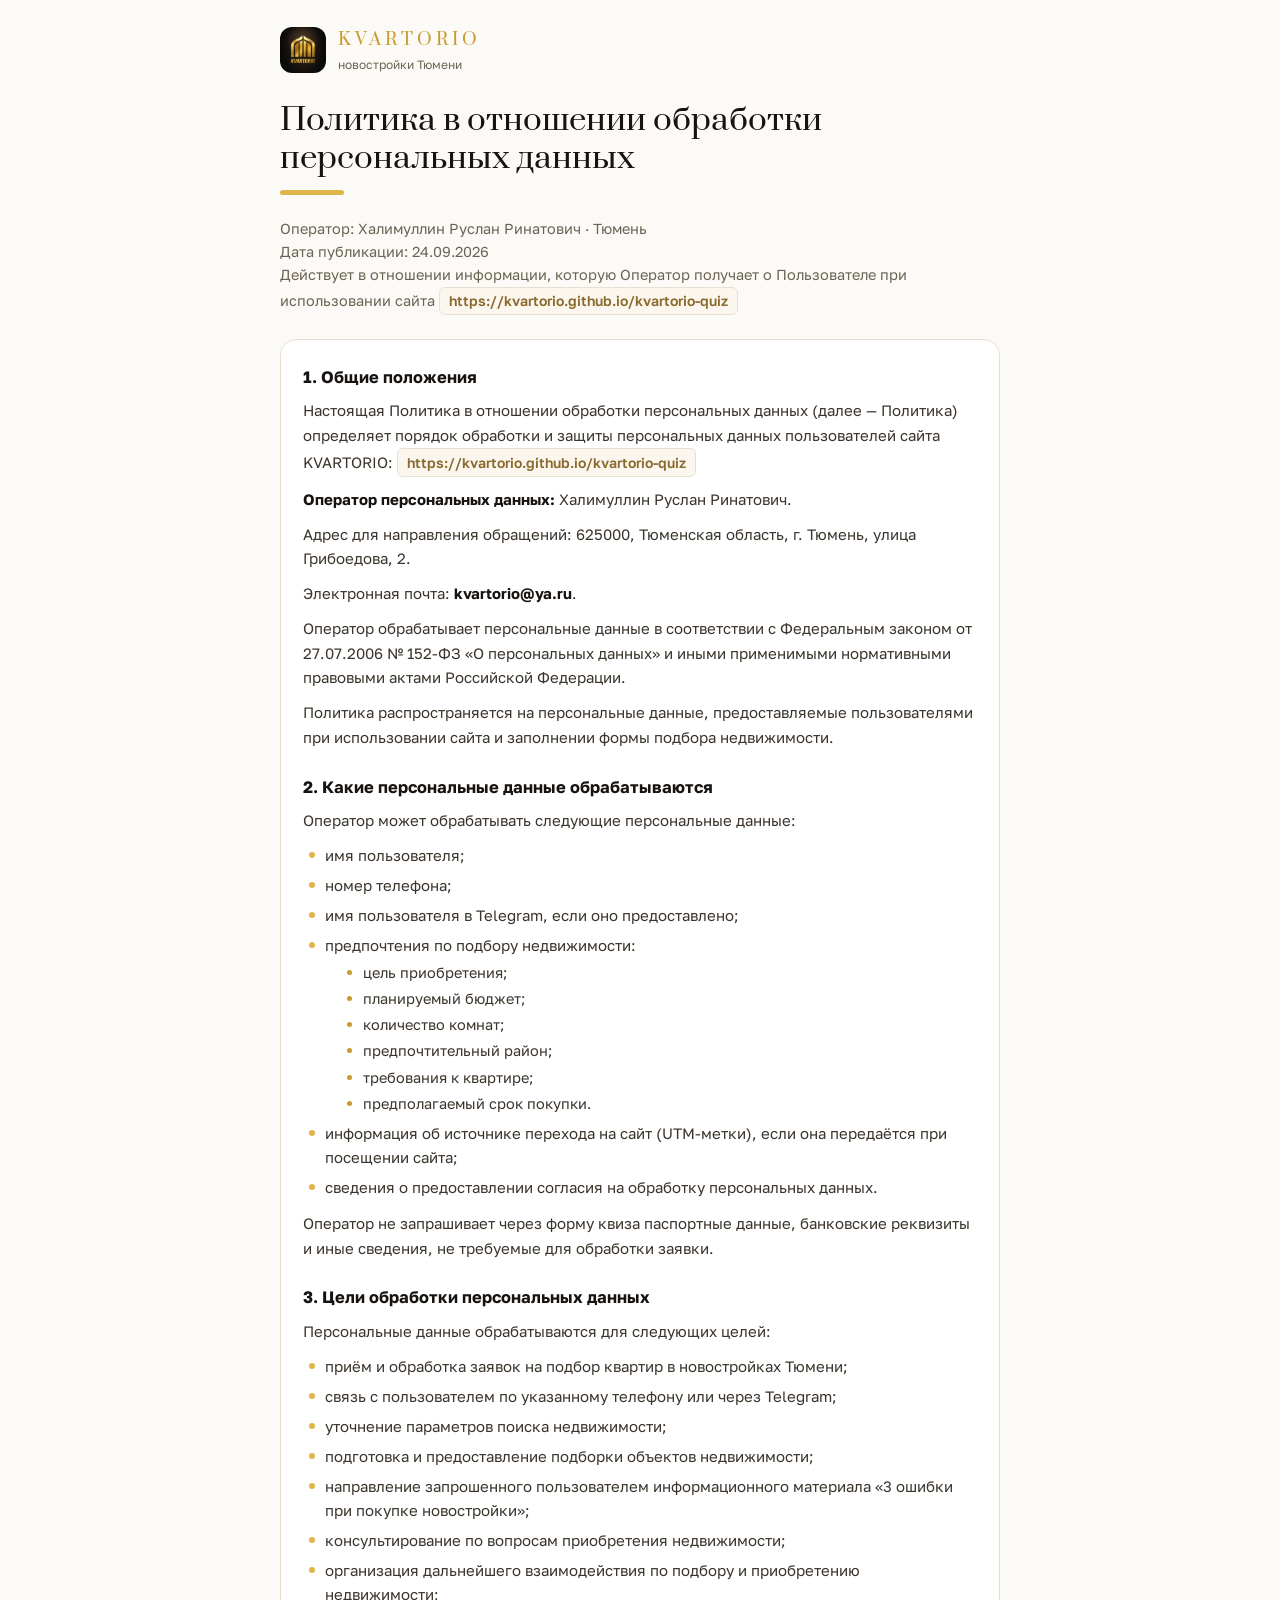
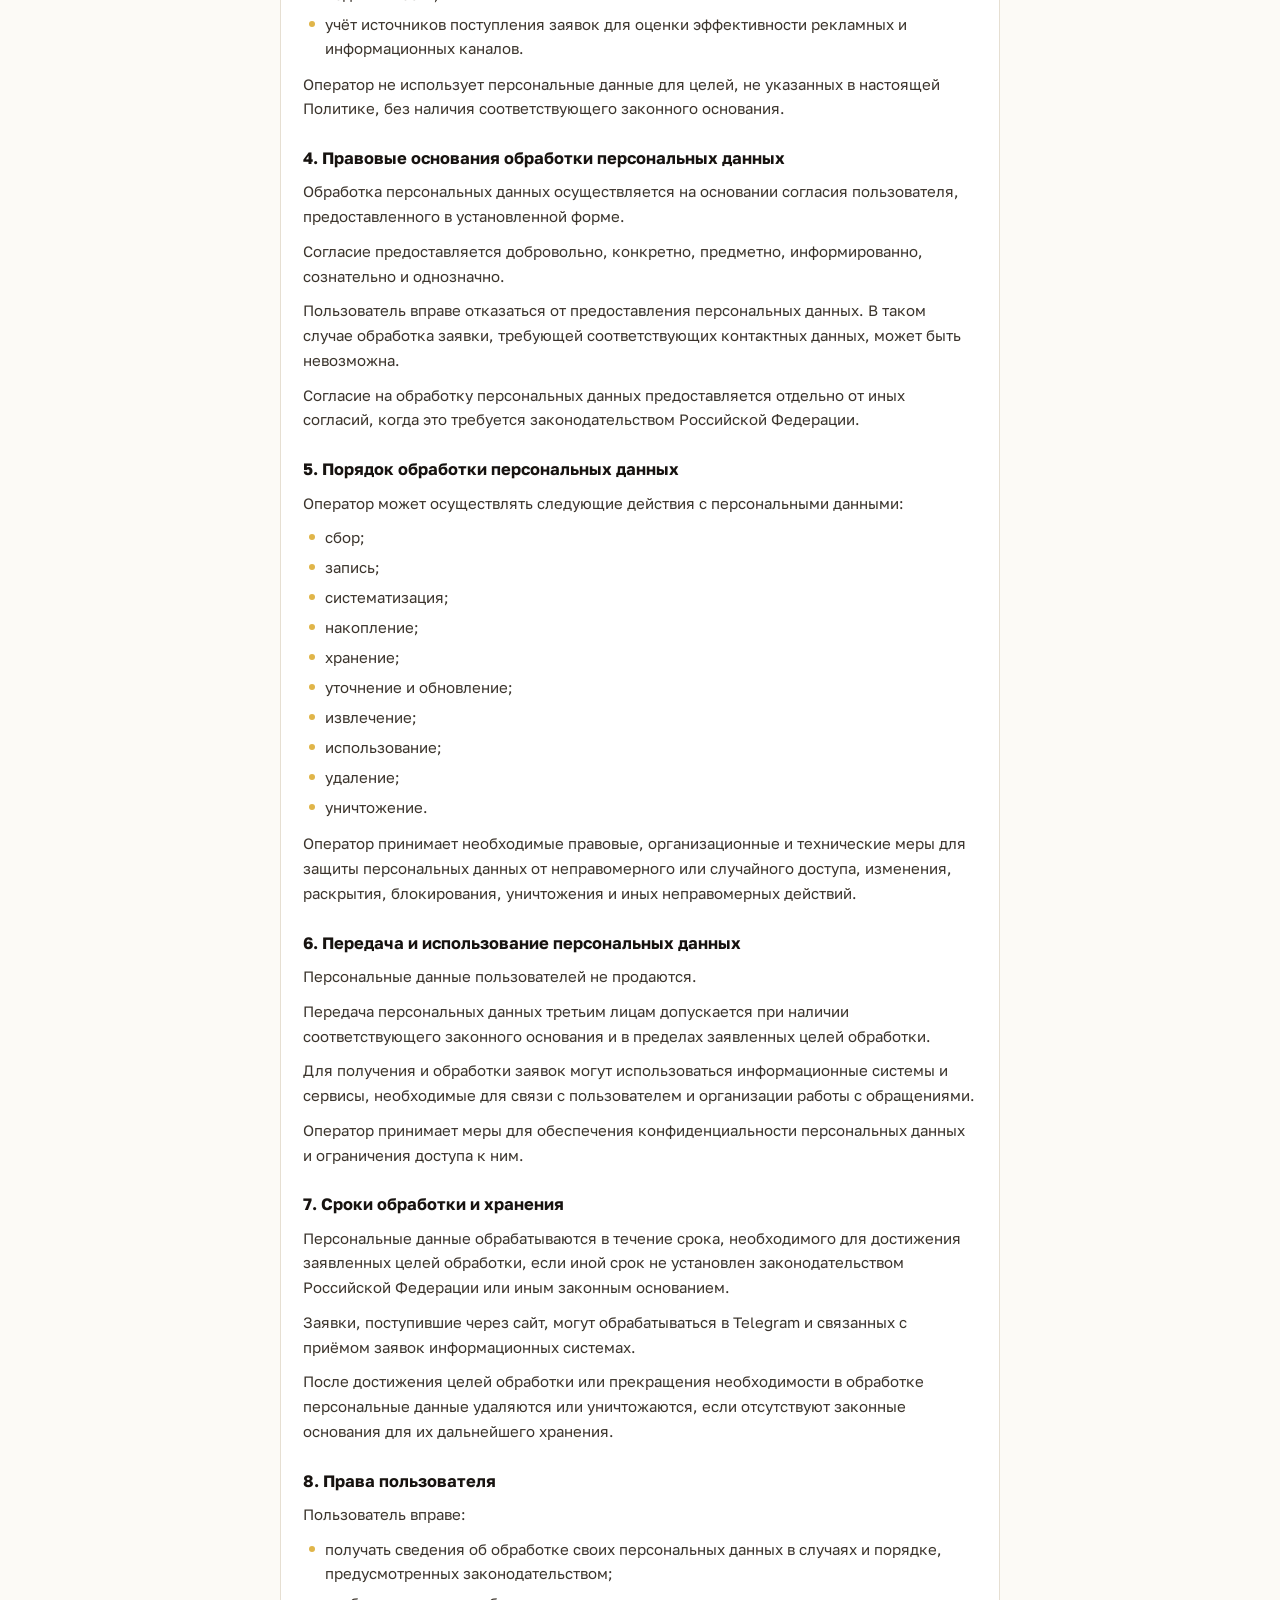
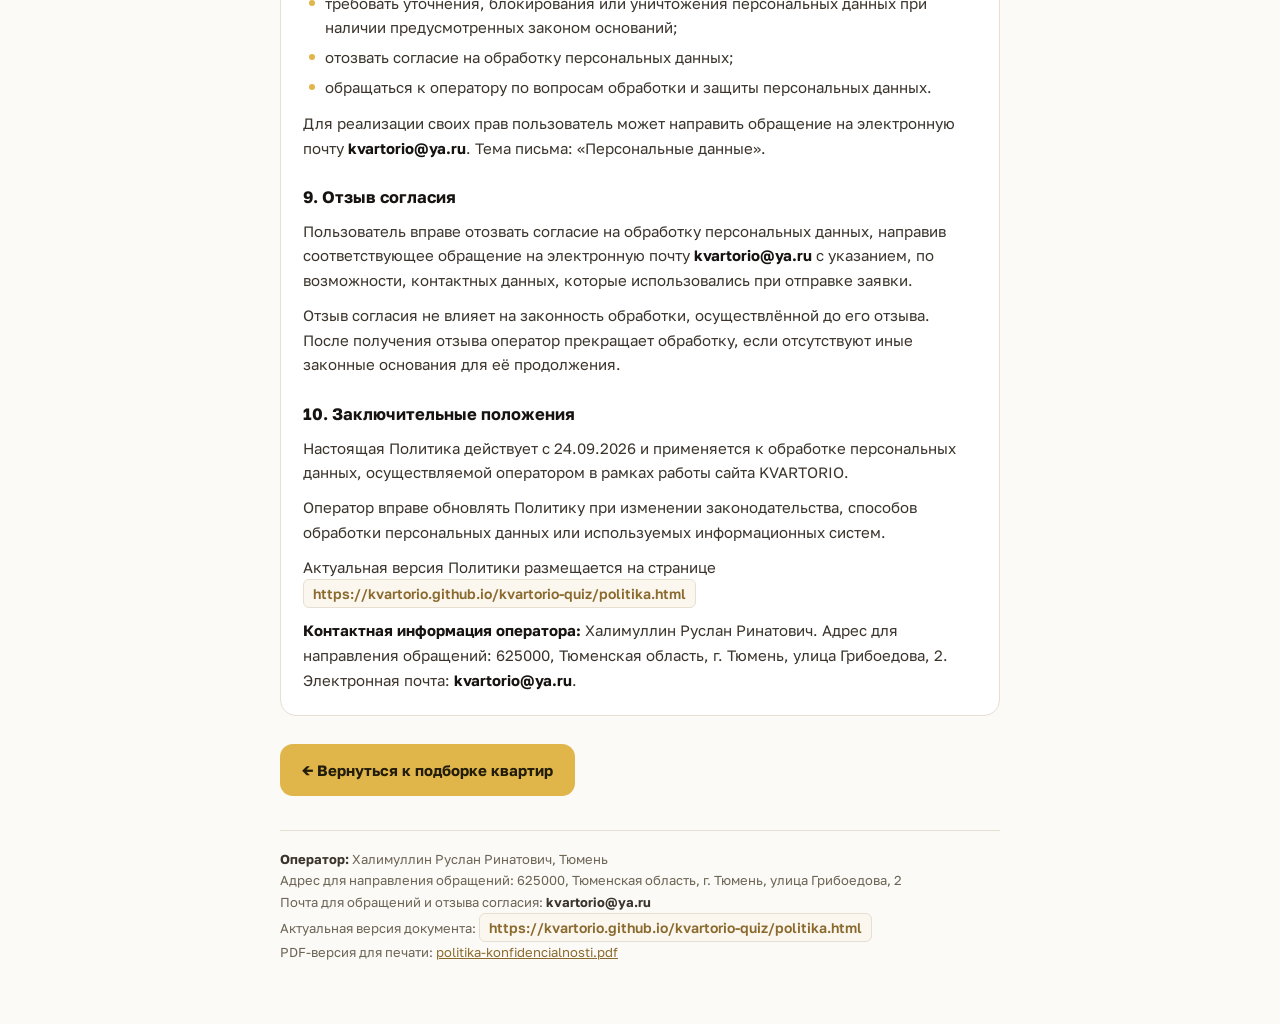
<file: politika.html>
<!DOCTYPE html>
<html lang="ru">
<head>
<meta charset="UTF-8">
<meta name="viewport" content="width=device-width, initial-scale=1.0, viewport-fit=cover">
<title>Политика конфиденциальности — Kvartorio</title>
<meta name="description" content="Политика в отношении обработки персональных данных. Оператор: Халимуллин Руслан Ринатович, Тюмень.">
<meta name="robots" content="noindex, follow">
<meta name="theme-color" content="#FCFAF6">
<link rel="icon" href="logo_head.png">
<link rel="stylesheet" href="fonts/fonts.css">
<style>
*{margin:0;padding:0;box-sizing:border-box}
body{
  background:#FCFAF6;color:#171310;
  font-family:'Golos Text',system-ui,-apple-system,sans-serif;
  font-size:16px;line-height:1.6;-webkit-font-smoothing:antialiased;
}
.wrap{max-width:760px;margin:0 auto;padding:26px 20px 60px}
.brand{display:flex;align-items:center;gap:12px;margin-bottom:28px}
.brand img{width:46px;height:46px;border-radius:12px;display:block}
.brand .bn{font-family:'Prata',serif;font-size:17px;letter-spacing:4px;color:#C99B2F}
.brand .bt{font-size:12px;color:#6B6455;margin-top:2px}
h1{font-family:'Prata',serif;font-weight:400;font-size:clamp(21px,5.4vw,31px);line-height:1.22;margin-bottom:12px}
.rule{width:64px;height:5px;background:#E0B549;border-radius:3px;margin-bottom:22px}
.sub{font-size:14.5px;color:#6B6455;margin-bottom:24px}
.card{background:#fff;border:1px solid #E6DFD2;border-radius:16px;padding:24px 22px 12px}
h3{font-size:16.5px;font-weight:700;margin:24px 0 8px}
h3:first-child{margin-top:0}
p{font-size:15px;line-height:1.65;color:#3B342C;margin-bottom:10px}
ul{list-style:none;margin:0 0 12px}
li{position:relative;padding-left:22px;font-size:15px;line-height:1.6;color:#3B342C;margin-bottom:6px}
li:before{content:'';position:absolute;left:6px;top:9px;width:6px;height:6px;border-radius:50%;background:#E0B549}
ul ul{margin:4px 0 6px 16px}
ul ul li{font-size:14.5px;margin-bottom:3px}
ul ul li:before{background:#C99B2F;width:5px;height:5px}
b,strong{font-weight:700;color:#171310}
.url{display:inline-block;background:#FBF7EE;border:1px solid #E6DFD2;border-radius:6px;
  padding:2px 9px;font-weight:600;color:#8A6A2E;word-break:break-all;font-size:14px}
.back{display:inline-flex;align-items:center;gap:9px;margin-top:28px;padding:14px 22px;
  border-radius:13px;background:#E0B549;color:#221C0B;font-weight:700;font-size:15px;
  text-decoration:none;min-height:52px}
footer{margin-top:34px;padding-top:18px;border-top:1px solid #E6DFD2;font-size:13px;color:#6B6455;line-height:1.65}
footer b{color:#3B342C}
@media print{.back{display:none}.wrap{padding:0}}
</style>
</head>
<body>
<div class="wrap">
  <div class="brand">
    <img src="logo.png" alt="Kvartorio">
    <div><div class="bn">KVARTORIO</div><div class="bt">новостройки Тюмени</div></div>
  </div>

  <h1>Политика в отношении обработки персональных данных</h1>
  <div class="rule"></div>
  <div class="sub">Оператор: Халимуллин Руслан Ринатович · Тюмень<br>
  Дата публикации: 24.09.2026<br>
  Действует в отношении информации, которую Оператор получает о Пользователе при использовании сайта <span class="url">https://kvartorio.github.io/kvartorio-quiz</span></div>

  <div class="card">

  <h3>1. Общие положения</h3>
  <p>Настоящая Политика в отношении обработки персональных данных (далее — Политика) определяет порядок обработки и защиты персональных данных пользователей сайта KVARTORIO: <span class="url">https://kvartorio.github.io/kvartorio-quiz</span></p>
  <p><b>Оператор персональных данных:</b> Халимуллин Руслан Ринатович.</p>
  <p>Адрес для направления обращений: 625000, Тюменская область, г. Тюмень, улица Грибоедова, 2.</p>
  <p>Электронная почта: <b>kvartorio@ya.ru</b>.</p>
  <p>Оператор обрабатывает персональные данные в соответствии с Федеральным законом от 27.07.2006 № 152-ФЗ «О персональных данных» и иными применимыми нормативными правовыми актами Российской Федерации.</p>
  <p>Политика распространяется на персональные данные, предоставляемые пользователями при использовании сайта и заполнении формы подбора недвижимости.</p>

  <h3>2. Какие персональные данные обрабатываются</h3>
  <p>Оператор может обрабатывать следующие персональные данные:</p>
  <ul>
    <li>имя пользователя;</li>
    <li>номер телефона;</li>
    <li>имя пользователя в Telegram, если оно предоставлено;</li>
    <li>предпочтения по подбору недвижимости:
      <ul class="sub-list">
        <li>цель приобретения;</li>
        <li>планируемый бюджет;</li>
        <li>количество комнат;</li>
        <li>предпочтительный район;</li>
        <li>требования к квартире;</li>
        <li>предполагаемый срок покупки.</li>
      </ul>
    </li>
    <li>информация об источнике перехода на сайт (UTM-метки), если она передаётся при посещении сайта;</li>
    <li>сведения о предоставлении согласия на обработку персональных данных.</li>
  </ul>
  <p>Оператор не запрашивает через форму квиза паспортные данные, банковские реквизиты и иные сведения, не требуемые для обработки заявки.</p>

  <h3>3. Цели обработки персональных данных</h3>
  <p>Персональные данные обрабатываются для следующих целей:</p>
  <ul>
    <li>приём и обработка заявок на подбор квартир в новостройках Тюмени;</li>
    <li>связь с пользователем по указанному телефону или через Telegram;</li>
    <li>уточнение параметров поиска недвижимости;</li>
    <li>подготовка и предоставление подборки объектов недвижимости;</li>
    <li>направление запрошенного пользователем информационного материала «3 ошибки при покупке новостройки»;</li>
    <li>консультирование по вопросам приобретения недвижимости;</li>
    <li>организация дальнейшего взаимодействия по подбору и приобретению недвижимости;</li>
    <li>учёт источников поступления заявок для оценки эффективности рекламных и информационных каналов.</li>
  </ul>
  <p>Оператор не использует персональные данные для целей, не указанных в настоящей Политике, без наличия соответствующего законного основания.</p>

  <h3>4. Правовые основания обработки персональных данных</h3>
  <p>Обработка персональных данных осуществляется на основании согласия пользователя, предоставленного в установленной форме.</p>
  <p>Согласие предоставляется добровольно, конкретно, предметно, информированно, сознательно и однозначно.</p>
  <p>Пользователь вправе отказаться от предоставления персональных данных. В таком случае обработка заявки, требующей соответствующих контактных данных, может быть невозможна.</p>
  <p>Согласие на обработку персональных данных предоставляется отдельно от иных согласий, когда это требуется законодательством Российской Федерации.</p>

  <h3>5. Порядок обработки персональных данных</h3>
  <p>Оператор может осуществлять следующие действия с персональными данными:</p>
  <ul>
    <li>сбор;</li>
    <li>запись;</li>
    <li>систематизация;</li>
    <li>накопление;</li>
    <li>хранение;</li>
    <li>уточнение и обновление;</li>
    <li>извлечение;</li>
    <li>использование;</li>
    <li>удаление;</li>
    <li>уничтожение.</li>
  </ul>
  <p>Оператор принимает необходимые правовые, организационные и технические меры для защиты персональных данных от неправомерного или случайного доступа, изменения, раскрытия, блокирования, уничтожения и иных неправомерных действий.</p>

  <h3>6. Передача и использование персональных данных</h3>
  <p>Персональные данные пользователей не продаются.</p>
  <p>Передача персональных данных третьим лицам допускается при наличии соответствующего законного основания и в пределах заявленных целей обработки.</p>
  <p>Для получения и обработки заявок могут использоваться информационные системы и сервисы, необходимые для связи с пользователем и организации работы с обращениями.</p>
  <p>Оператор принимает меры для обеспечения конфиденциальности персональных данных и ограничения доступа к ним.</p>

  <h3>7. Сроки обработки и хранения</h3>
  <p>Персональные данные обрабатываются в течение срока, необходимого для достижения заявленных целей обработки, если иной срок не установлен законодательством Российской Федерации или иным законным основанием.</p>
  <p>Заявки, поступившие через сайт, могут обрабатываться в Telegram и связанных с приёмом заявок информационных системах.</p>
  <p>После достижения целей обработки или прекращения необходимости в обработке персональные данные удаляются или уничтожаются, если отсутствуют законные основания для их дальнейшего хранения.</p>

  <h3>8. Права пользователя</h3>
  <p>Пользователь вправе:</p>
  <ul>
    <li>получать сведения об обработке своих персональных данных в случаях и порядке, предусмотренных законодательством;</li>
    <li>требовать уточнения, блокирования или уничтожения персональных данных при наличии предусмотренных законом оснований;</li>
    <li>отозвать согласие на обработку персональных данных;</li>
    <li>обращаться к оператору по вопросам обработки и защиты персональных данных.</li>
  </ul>
  <p>Для реализации своих прав пользователь может направить обращение на электронную почту <b>kvartorio@ya.ru</b>. Тема письма: «Персональные данные».</p>

  <h3>9. Отзыв согласия</h3>
  <p>Пользователь вправе отозвать согласие на обработку персональных данных, направив соответствующее обращение на электронную почту <b>kvartorio@ya.ru</b> с указанием, по возможности, контактных данных, которые использовались при отправке заявки.</p>
  <p>Отзыв согласия не влияет на законность обработки, осуществлённой до его отзыва. После получения отзыва оператор прекращает обработку, если отсутствуют иные законные основания для её продолжения.</p>

  <h3>10. Заключительные положения</h3>
  <p>Настоящая Политика действует с 24.09.2026 и применяется к обработке персональных данных, осуществляемой оператором в рамках работы сайта KVARTORIO.</p>
  <p>Оператор вправе обновлять Политику при изменении законодательства, способов обработки персональных данных или используемых информационных систем.</p>
  <p>Актуальная версия Политики размещается на странице <span class="url">https://kvartorio.github.io/kvartorio-quiz/politika.html</span></p>
  <p><b>Контактная информация оператора:</b> Халимуллин Руслан Ринатович. Адрес для направления обращений: 625000, Тюменская область, г. Тюмень, улица Грибоедова, 2. Электронная почта: <b>kvartorio@ya.ru</b>.</p>

  </div>

  <a class="back" href="index.html">← Вернуться к подборке квартир</a>

  <footer>
    <b>Оператор:</b> Халимуллин Руслан Ринатович, Тюмень<br>
    Адрес для направления обращений: 625000, Тюменская область, г. Тюмень, улица Грибоедова, 2<br>
    Почта для обращений и отзыва согласия: <b>kvartorio@ya.ru</b><br>
    Актуальная версия документа: <span class="url">https://kvartorio.github.io/kvartorio-quiz/politika.html</span><br>
    PDF-версия для печати: <a href="politika-konfidencialnosti.pdf" style="color:#8A6A2E">politika-konfidencialnosti.pdf</a>
  </footer>
</div>
</body>
</html>
</file>
<file: fonts/fonts.css>
/* Локальные шрифты, субсеттированные под символы этой страницы.
   Сгенерировано _tools/build_publish.py — не редактировать вручную. */
@font-face{font-family:'Prata';font-style:normal;font-weight:400;font-display:swap;
  src:url('prata.woff2') format('woff2')}
@font-face{font-family:'Golos Text';font-style:normal;font-weight:400 900;font-display:swap;
  src:url('golos.woff2') format('woff2-variations')}
</file>
<file: v2/fonts/fonts.css>
@font-face{font-family:'Oswald';font-style:normal;font-weight:400 700;font-display:swap;src:url('oswald-var-cyrillic-ext.woff2') format('woff2');unicode-range:U+0460-052F, U+1C80-1C8A, U+20B4, U+2DE0-2DFF, U+A640-A69F, U+FE2E-FE2F;}
@font-face{font-family:'Oswald';font-style:normal;font-weight:400 700;font-display:swap;src:url('oswald-var-cyrillic.woff2') format('woff2');unicode-range:U+0301, U+0400-045F, U+0490-0491, U+04B0-04B1, U+2116;}
@font-face{font-family:'Oswald';font-style:normal;font-weight:400 700;font-display:swap;src:url('oswald-var-latin-ext.woff2') format('woff2');unicode-range:U+0100-02BA, U+02BD-02C5, U+02C7-02CC, U+02CE-02D7, U+02DD-02FF, U+0304, U+0308, U+0329, U+1D00-1DBF, U+1E00-1E9F, U+1EF2-1EFF, U+2020, U+20A0-20AB, U+20AD-20C4, U+2113, U+2C60-2C7F, U+A720-A7FF;}
@font-face{font-family:'Oswald';font-style:normal;font-weight:400 700;font-display:swap;src:url('oswald-var-latin.woff2') format('woff2');unicode-range:U+0000-00FF, U+0131, U+0152-0153, U+02BB-02BC, U+02C6, U+02DA, U+02DC, U+0304, U+0308, U+0329, U+2000-206F, U+20AC, U+2122, U+2191, U+2193, U+2212, U+2215, U+FEFF, U+FFFD;}
@font-face{font-family:'Ubuntu';font-style:normal;font-weight:400;font-display:swap;src:url('ubuntu-400-cyrillic-ext.woff2') format('woff2');unicode-range:U+0460-052F, U+1C80-1C8A, U+20B4, U+2DE0-2DFF, U+A640-A69F, U+FE2E-FE2F;}
@font-face{font-family:'Ubuntu';font-style:normal;font-weight:400;font-display:swap;src:url('ubuntu-400-cyrillic.woff2') format('woff2');unicode-range:U+0301, U+0400-045F, U+0490-0491, U+04B0-04B1, U+2116;}
@font-face{font-family:'Ubuntu';font-style:normal;font-weight:400;font-display:swap;src:url('ubuntu-400-latin-ext.woff2') format('woff2');unicode-range:U+0100-02BA, U+02BD-02C5, U+02C7-02CC, U+02CE-02D7, U+02DD-02FF, U+0304, U+0308, U+0329, U+1D00-1DBF, U+1E00-1E9F, U+1EF2-1EFF, U+2020, U+20A0-20AB, U+20AD-20C4, U+2113, U+2C60-2C7F, U+A720-A7FF;}
@font-face{font-family:'Ubuntu';font-style:normal;font-weight:400;font-display:swap;src:url('ubuntu-400-latin.woff2') format('woff2');unicode-range:U+0000-00FF, U+0131, U+0152-0153, U+02BB-02BC, U+02C6, U+02DA, U+02DC, U+0304, U+0308, U+0329, U+2000-206F, U+20AC, U+2122, U+2191, U+2193, U+2212, U+2215, U+FEFF, U+FFFD;}
@font-face{font-family:'Ubuntu';font-style:normal;font-weight:500;font-display:swap;src:url('ubuntu-500-cyrillic-ext.woff2') format('woff2');unicode-range:U+0460-052F, U+1C80-1C8A, U+20B4, U+2DE0-2DFF, U+A640-A69F, U+FE2E-FE2F;}
@font-face{font-family:'Ubuntu';font-style:normal;font-weight:500;font-display:swap;src:url('ubuntu-500-cyrillic.woff2') format('woff2');unicode-range:U+0301, U+0400-045F, U+0490-0491, U+04B0-04B1, U+2116;}
@font-face{font-family:'Ubuntu';font-style:normal;font-weight:500;font-display:swap;src:url('ubuntu-500-latin-ext.woff2') format('woff2');unicode-range:U+0100-02BA, U+02BD-02C5, U+02C7-02CC, U+02CE-02D7, U+02DD-02FF, U+0304, U+0308, U+0329, U+1D00-1DBF, U+1E00-1E9F, U+1EF2-1EFF, U+2020, U+20A0-20AB, U+20AD-20C4, U+2113, U+2C60-2C7F, U+A720-A7FF;}
@font-face{font-family:'Ubuntu';font-style:normal;font-weight:500;font-display:swap;src:url('ubuntu-500-latin.woff2') format('woff2');unicode-range:U+0000-00FF, U+0131, U+0152-0153, U+02BB-02BC, U+02C6, U+02DA, U+02DC, U+0304, U+0308, U+0329, U+2000-206F, U+20AC, U+2122, U+2191, U+2193, U+2212, U+2215, U+FEFF, U+FFFD;}
@font-face{font-family:'Ubuntu';font-style:normal;font-weight:700;font-display:swap;src:url('ubuntu-700-cyrillic-ext.woff2') format('woff2');unicode-range:U+0460-052F, U+1C80-1C8A, U+20B4, U+2DE0-2DFF, U+A640-A69F, U+FE2E-FE2F;}
@font-face{font-family:'Ubuntu';font-style:normal;font-weight:700;font-display:swap;src:url('ubuntu-700-cyrillic.woff2') format('woff2');unicode-range:U+0301, U+0400-045F, U+0490-0491, U+04B0-04B1, U+2116;}
@font-face{font-family:'Ubuntu';font-style:normal;font-weight:700;font-display:swap;src:url('ubuntu-700-latin-ext.woff2') format('woff2');unicode-range:U+0100-02BA, U+02BD-02C5, U+02C7-02CC, U+02CE-02D7, U+02DD-02FF, U+0304, U+0308, U+0329, U+1D00-1DBF, U+1E00-1E9F, U+1EF2-1EFF, U+2020, U+20A0-20AB, U+20AD-20C4, U+2113, U+2C60-2C7F, U+A720-A7FF;}
@font-face{font-family:'Ubuntu';font-style:normal;font-weight:700;font-display:swap;src:url('ubuntu-700-latin.woff2') format('woff2');unicode-range:U+0000-00FF, U+0131, U+0152-0153, U+02BB-02BC, U+02C6, U+02DA, U+02DC, U+0304, U+0308, U+0329, U+2000-206F, U+20AC, U+2122, U+2191, U+2193, U+2212, U+2215, U+FEFF, U+FFFD;}
@font-face{font-family:'Ubuntu Mono';font-style:normal;font-weight:400;font-display:swap;src:url('ubuntu-mono-400-cyrillic-ext.woff2') format('woff2');unicode-range:U+0460-052F, U+1C80-1C8A, U+20B4, U+2DE0-2DFF, U+A640-A69F, U+FE2E-FE2F;}
@font-face{font-family:'Ubuntu Mono';font-style:normal;font-weight:400;font-display:swap;src:url('ubuntu-mono-400-cyrillic.woff2') format('woff2');unicode-range:U+0301, U+0400-045F, U+0490-0491, U+04B0-04B1, U+2116;}
@font-face{font-family:'Ubuntu Mono';font-style:normal;font-weight:400;font-display:swap;src:url('ubuntu-mono-400-latin-ext.woff2') format('woff2');unicode-range:U+0100-02BA, U+02BD-02C5, U+02C7-02CC, U+02CE-02D7, U+02DD-02FF, U+0304, U+0308, U+0329, U+1D00-1DBF, U+1E00-1E9F, U+1EF2-1EFF, U+2020, U+20A0-20AB, U+20AD-20C4, U+2113, U+2C60-2C7F, U+A720-A7FF;}
@font-face{font-family:'Ubuntu Mono';font-style:normal;font-weight:400;font-display:swap;src:url('ubuntu-mono-400-latin.woff2') format('woff2');unicode-range:U+0000-00FF, U+0131, U+0152-0153, U+02BB-02BC, U+02C6, U+02DA, U+02DC, U+0304, U+0308, U+0329, U+2000-206F, U+20AC, U+2122, U+2191, U+2193, U+2212, U+2215, U+FEFF, U+FFFD;}
@font-face{font-family:'Ubuntu Mono';font-style:normal;font-weight:700;font-display:swap;src:url('ubuntu-mono-700-cyrillic-ext.woff2') format('woff2');unicode-range:U+0460-052F, U+1C80-1C8A, U+20B4, U+2DE0-2DFF, U+A640-A69F, U+FE2E-FE2F;}
@font-face{font-family:'Ubuntu Mono';font-style:normal;font-weight:700;font-display:swap;src:url('ubuntu-mono-700-cyrillic.woff2') format('woff2');unicode-range:U+0301, U+0400-045F, U+0490-0491, U+04B0-04B1, U+2116;}
@font-face{font-family:'Ubuntu Mono';font-style:normal;font-weight:700;font-display:swap;src:url('ubuntu-mono-700-latin-ext.woff2') format('woff2');unicode-range:U+0100-02BA, U+02BD-02C5, U+02C7-02CC, U+02CE-02D7, U+02DD-02FF, U+0304, U+0308, U+0329, U+1D00-1DBF, U+1E00-1E9F, U+1EF2-1EFF, U+2020, U+20A0-20AB, U+20AD-20C4, U+2113, U+2C60-2C7F, U+A720-A7FF;}
@font-face{font-family:'Ubuntu Mono';font-style:normal;font-weight:700;font-display:swap;src:url('ubuntu-mono-700-latin.woff2') format('woff2');unicode-range:U+0000-00FF, U+0131, U+0152-0153, U+02BB-02BC, U+02C6, U+02DA, U+02DC, U+0304, U+0308, U+0329, U+2000-206F, U+20AC, U+2122, U+2191, U+2193, U+2212, U+2215, U+FEFF, U+FFFD;}
</file>
